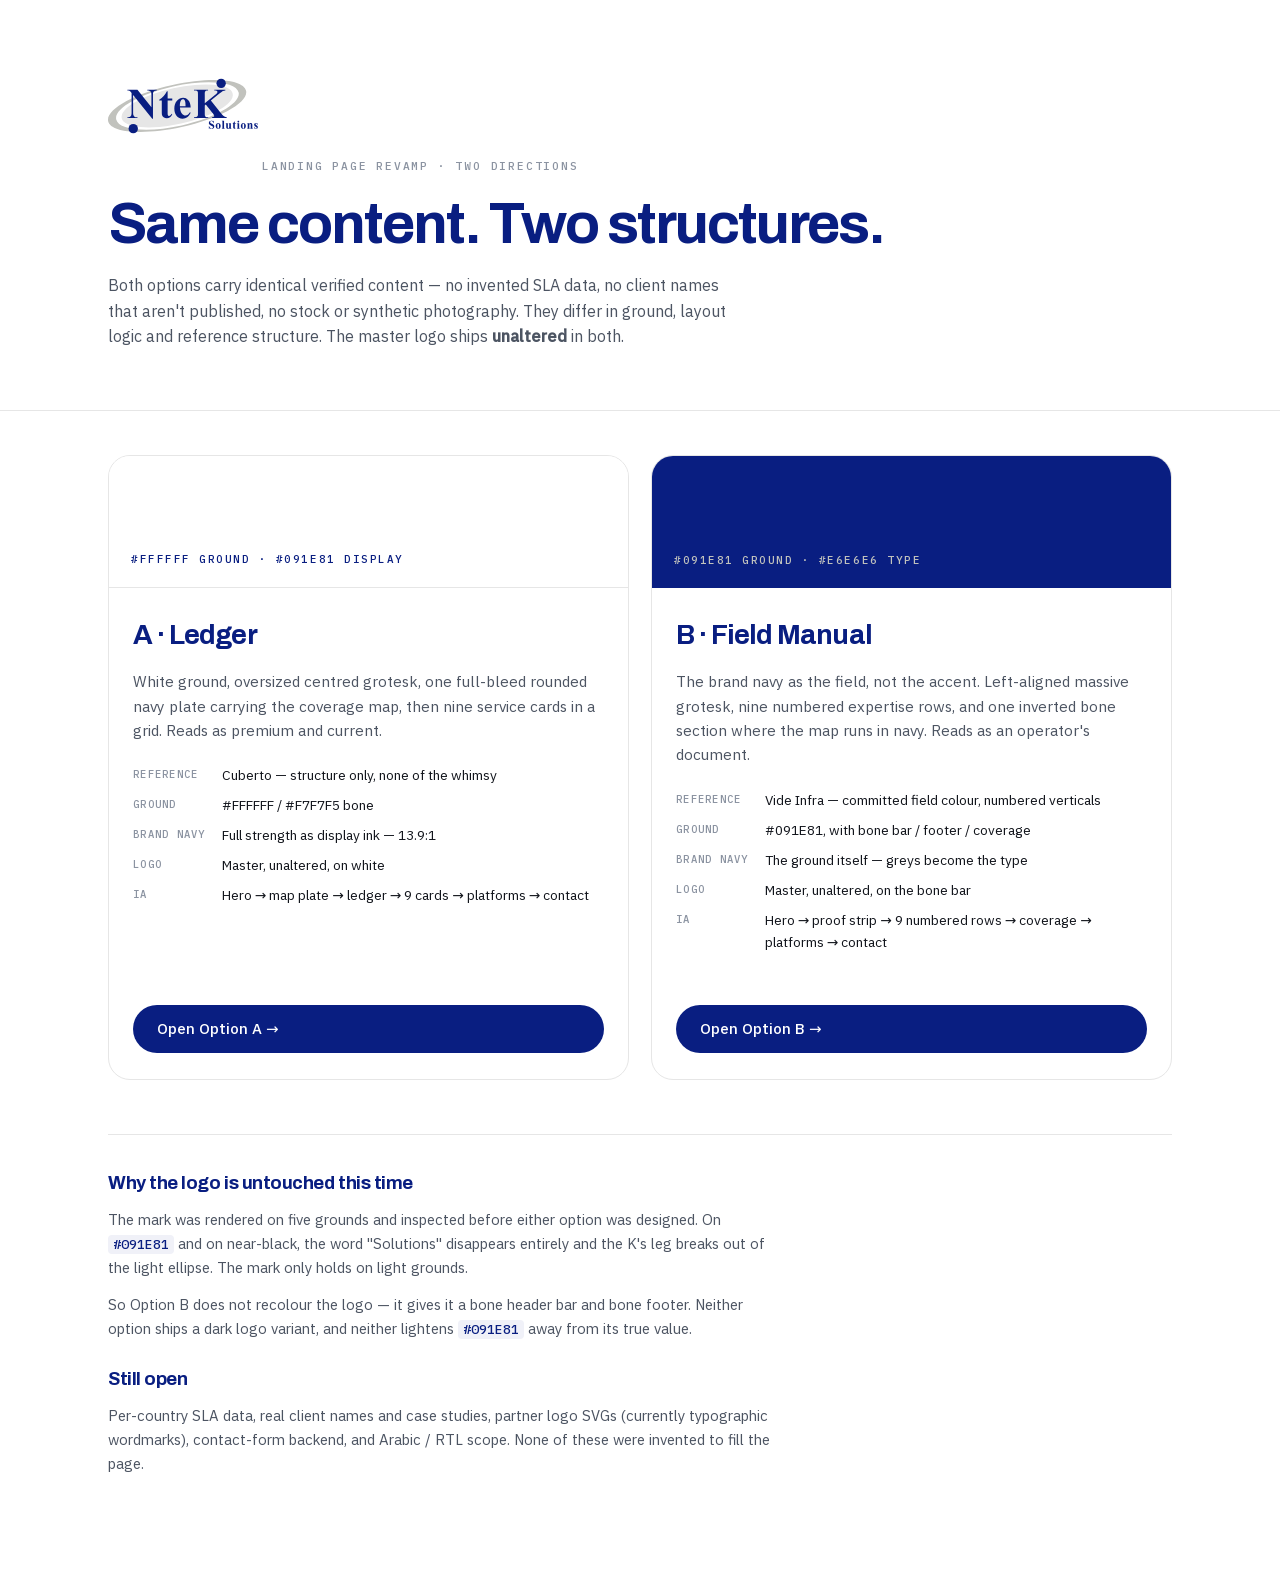
<file: options/index.html>
<!DOCTYPE html>
<html lang="en">
<head>
<meta charset="utf-8">
<meta name="viewport" content="width=device-width, initial-scale=1">
<title>NteK Solutions — Landing page options</title>
<style>
  @font-face{font-family:'Archivo';src:url('../assets/fonts/archivo-var.woff2') format('woff2');font-weight:400 800;font-display:swap}
  @font-face{font-family:'Plex Sans';src:url('../assets/fonts/plexsans-var.woff2') format('woff2');font-weight:400 500;font-display:swap}
  @font-face{font-family:'Plex Mono';src:url('../assets/fonts/plexmono-500.woff2') format('woff2');font-weight:500;font-display:swap}
  *,*::before,*::after{box-sizing:border-box}
  body{margin:0;background:#FFF;color:#12151C;font-family:'Plex Sans',system-ui,sans-serif;line-height:1.6}
  .shell{max-width:1120px;margin-inline:auto;padding:0 28px}
  .mono{font-family:'Plex Mono',monospace;font-size:.7rem;letter-spacing:.16em;text-transform:uppercase;color:#8B93A1}
  h1{font-family:'Archivo',sans-serif;font-weight:700;letter-spacing:-.035em;line-height:1;font-size:clamp(2.2rem,5vw,3.6rem);color:#091E81;margin:18px 0 0}
  .lede{margin-top:20px;max-width:64ch;color:#4C5462}
  header{padding:76px 0 44px;border-bottom:1px solid #E6E6E6}
  header img{width:150px;height:auto;margin-bottom:34px}
  .grid{display:grid;grid-template-columns:1fr 1fr;gap:22px;padding:44px 0 20px}
  .card{border:1px solid #E6E6E6;border-radius:22px;overflow:hidden;display:flex;flex-direction:column;transition:transform .35s cubic-bezier(.22,.61,.36,1),box-shadow .35s}
  .card:hover{transform:translateY(-4px);box-shadow:0 22px 46px -26px rgba(9,30,129,.45)}
  .swatch{height:132px;display:flex;align-items:flex-end;padding:18px 22px;font-family:'Plex Mono',monospace;font-size:.68rem;letter-spacing:.14em;text-transform:uppercase}
  .swatch--a{background:#FFF;border-bottom:1px solid #E6E6E6;color:#091E81}
  .swatch--a::before{content:'';position:absolute}
  .swatch--b{background:#091E81;color:#C1C2BD}
  .card__body{padding:26px 24px 28px;flex:1}
  .card h2{font-family:'Archivo',sans-serif;font-weight:700;letter-spacing:-.03em;font-size:1.7rem;margin:0;color:#091E81}
  .card p{margin:12px 0 0;font-size:.95rem;color:#4C5462}
  dl{margin:22px 0 0;display:grid;grid-template-columns:auto 1fr;gap:8px 16px;font-size:.86rem}
  dt{font-family:'Plex Mono',monospace;font-size:.66rem;letter-spacing:.12em;text-transform:uppercase;color:#8B93A1;padding-top:2px}
  dd{margin:0;color:#12151C}
  .go{display:inline-flex;align-items:center;gap:9px;margin:24px 24px 26px;height:48px;padding:0 24px;border-radius:999px;background:#091E81;color:#fff;text-decoration:none;font-size:.94rem;font-weight:500;transition:background .3s}
  .go:hover{background:#060F4F}
  .note{padding:34px 0 80px;border-top:1px solid #E6E6E6;margin-top:34px}
  .note h3{font-family:'Archivo',sans-serif;letter-spacing:-.025em;font-size:1.15rem;margin:0 0 10px;color:#091E81}
  .note p{margin:0 0 14px;max-width:74ch;font-size:.93rem;color:#4C5462}
  code{font-family:'Plex Mono',monospace;font-size:.86em;background:#F0F1F8;color:#091E81;padding:1px 5px;border-radius:4px}
  @media (max-width:820px){.grid{grid-template-columns:1fr}}
</style>
</head>
<body>

<header>
  <div class="shell">
    <img src="../assets/NTeK-logo.svg" alt="NteK Solutions">
    <span class="mono">Landing page revamp · two directions</span>
    <h1>Same content. Two structures.</h1>
    <p class="lede">
      Both options carry identical verified content — no invented SLA data, no
      client names that aren't published, no stock or synthetic photography.
      They differ in ground, layout logic and reference structure. The master
      logo ships <strong>unaltered</strong> in both.
    </p>
  </div>
</header>

<div class="shell">
  <div class="grid">

    <article class="card">
      <div class="swatch swatch--a">#FFFFFF ground · #091E81 display</div>
      <div class="card__body">
        <h2>A · Ledger</h2>
        <p>
          White ground, oversized centred grotesk, one full-bleed rounded navy
          plate carrying the coverage map, then nine service cards in a grid.
          Reads as premium and current.
        </p>
        <dl>
          <dt>Reference</dt><dd>Cuberto — structure only, none of the whimsy</dd>
          <dt>Ground</dt><dd>#FFFFFF / #F7F7F5 bone</dd>
          <dt>Brand navy</dt><dd>Full strength as display ink — 13.9:1</dd>
          <dt>Logo</dt><dd>Master, unaltered, on white</dd>
          <dt>IA</dt><dd>Hero → map plate → ledger → 9 cards → platforms → contact</dd>
        </dl>
      </div>
      <a class="go" href="option-a/">Open Option A →</a>
    </article>

    <article class="card">
      <div class="swatch swatch--b">#091E81 ground · #E6E6E6 type</div>
      <div class="card__body">
        <h2>B · Field Manual</h2>
        <p>
          The brand navy as the field, not the accent. Left-aligned massive
          grotesk, nine numbered expertise rows, and one inverted bone section
          where the map runs in navy. Reads as an operator's document.
        </p>
        <dl>
          <dt>Reference</dt><dd>Vide Infra — committed field colour, numbered verticals</dd>
          <dt>Ground</dt><dd>#091E81, with bone bar / footer / coverage</dd>
          <dt>Brand navy</dt><dd>The ground itself — greys become the type</dd>
          <dt>Logo</dt><dd>Master, unaltered, on the bone bar</dd>
          <dt>IA</dt><dd>Hero → proof strip → 9 numbered rows → coverage → platforms → contact</dd>
        </dl>
      </div>
      <a class="go" href="option-b/">Open Option B →</a>
    </article>

  </div>

  <div class="note">
    <h3>Why the logo is untouched this time</h3>
    <p>
      The mark was rendered on five grounds and inspected before either option
      was designed. On <code>#091E81</code> and on near-black, the word
      "Solutions" disappears entirely and the K's leg breaks out of the light
      ellipse. The mark only holds on light grounds.
    </p>
    <p>
      So Option B does not recolour the logo — it gives it a bone header bar and
      bone footer. Neither option ships a dark logo variant, and neither
      lightens <code>#091E81</code> away from its true value.
    </p>
    <h3 style="margin-top:24px">Still open</h3>
    <p>
      Per-country SLA data, real client names and case studies, partner logo SVGs
      (currently typographic wordmarks), contact-form backend, and Arabic / RTL
      scope. None of these were invented to fill the page.
    </p>
  </div>
</div>

</body>
</html>
</file>
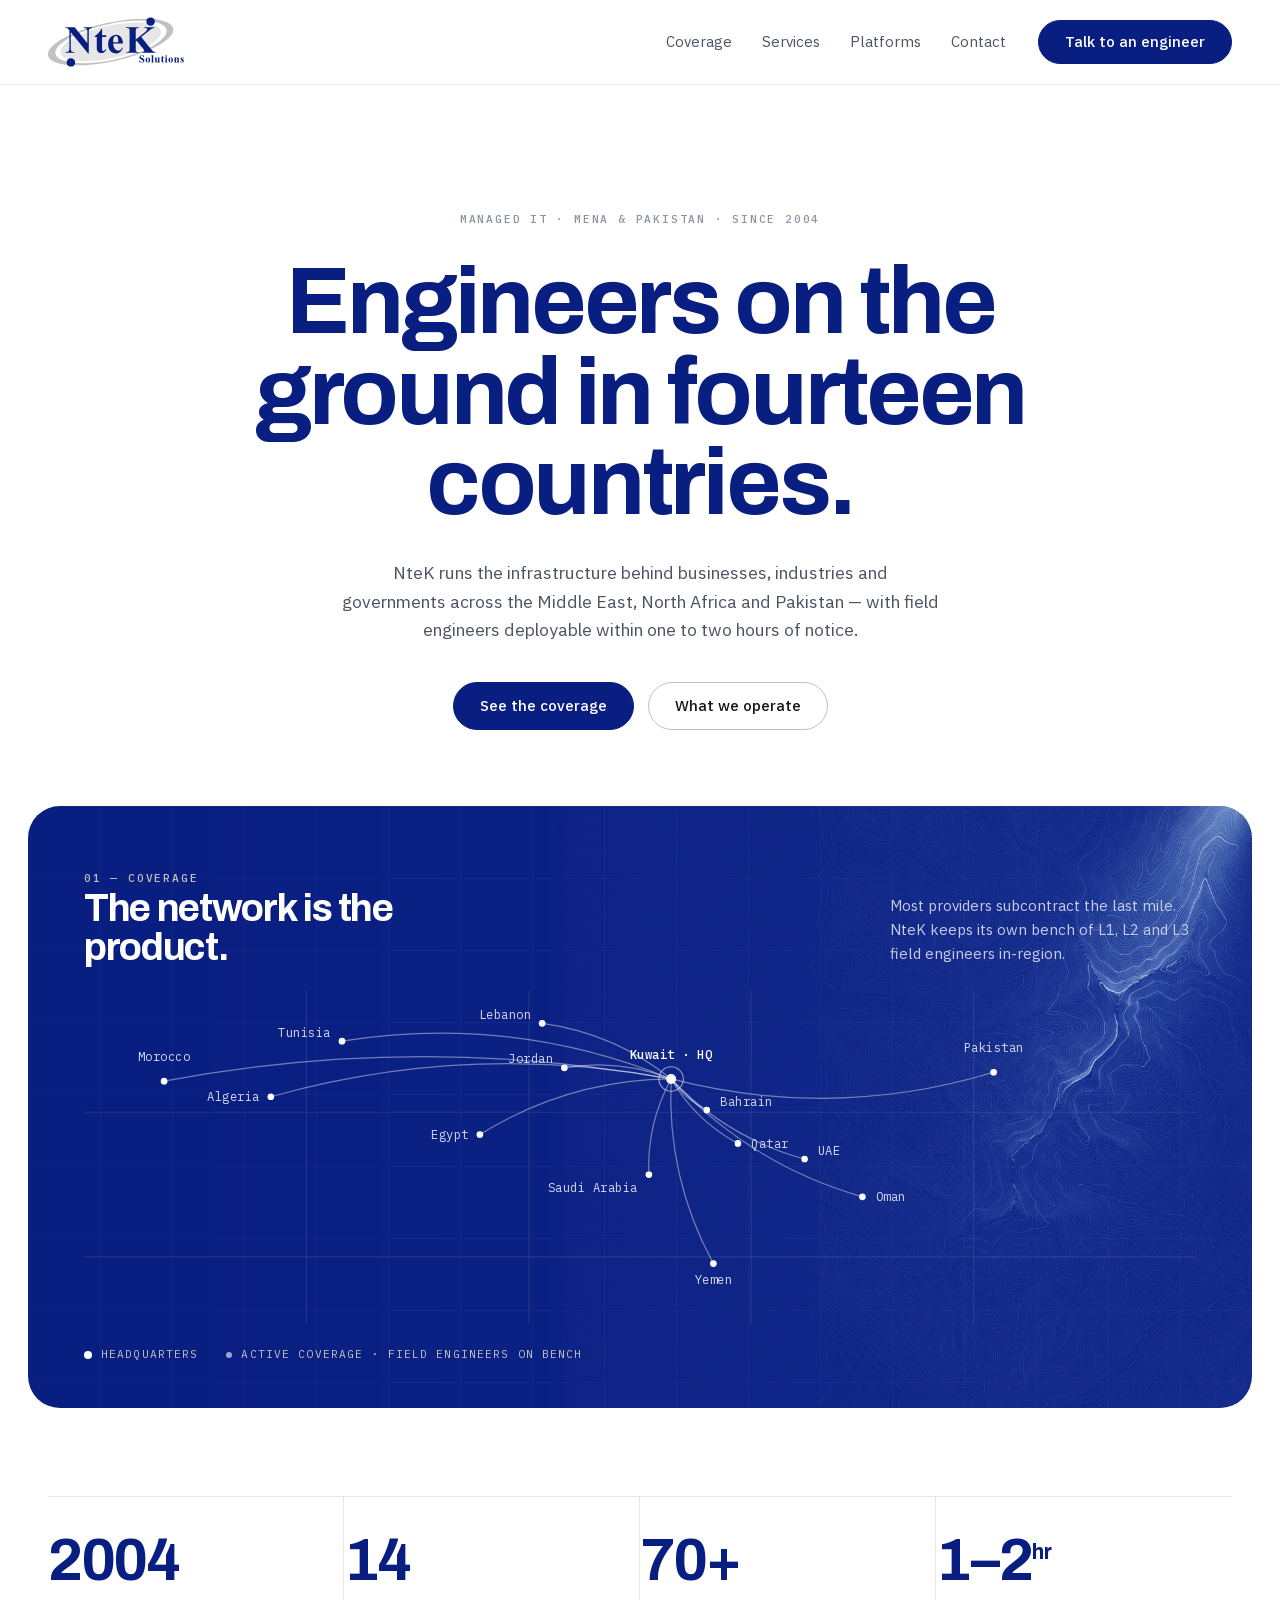
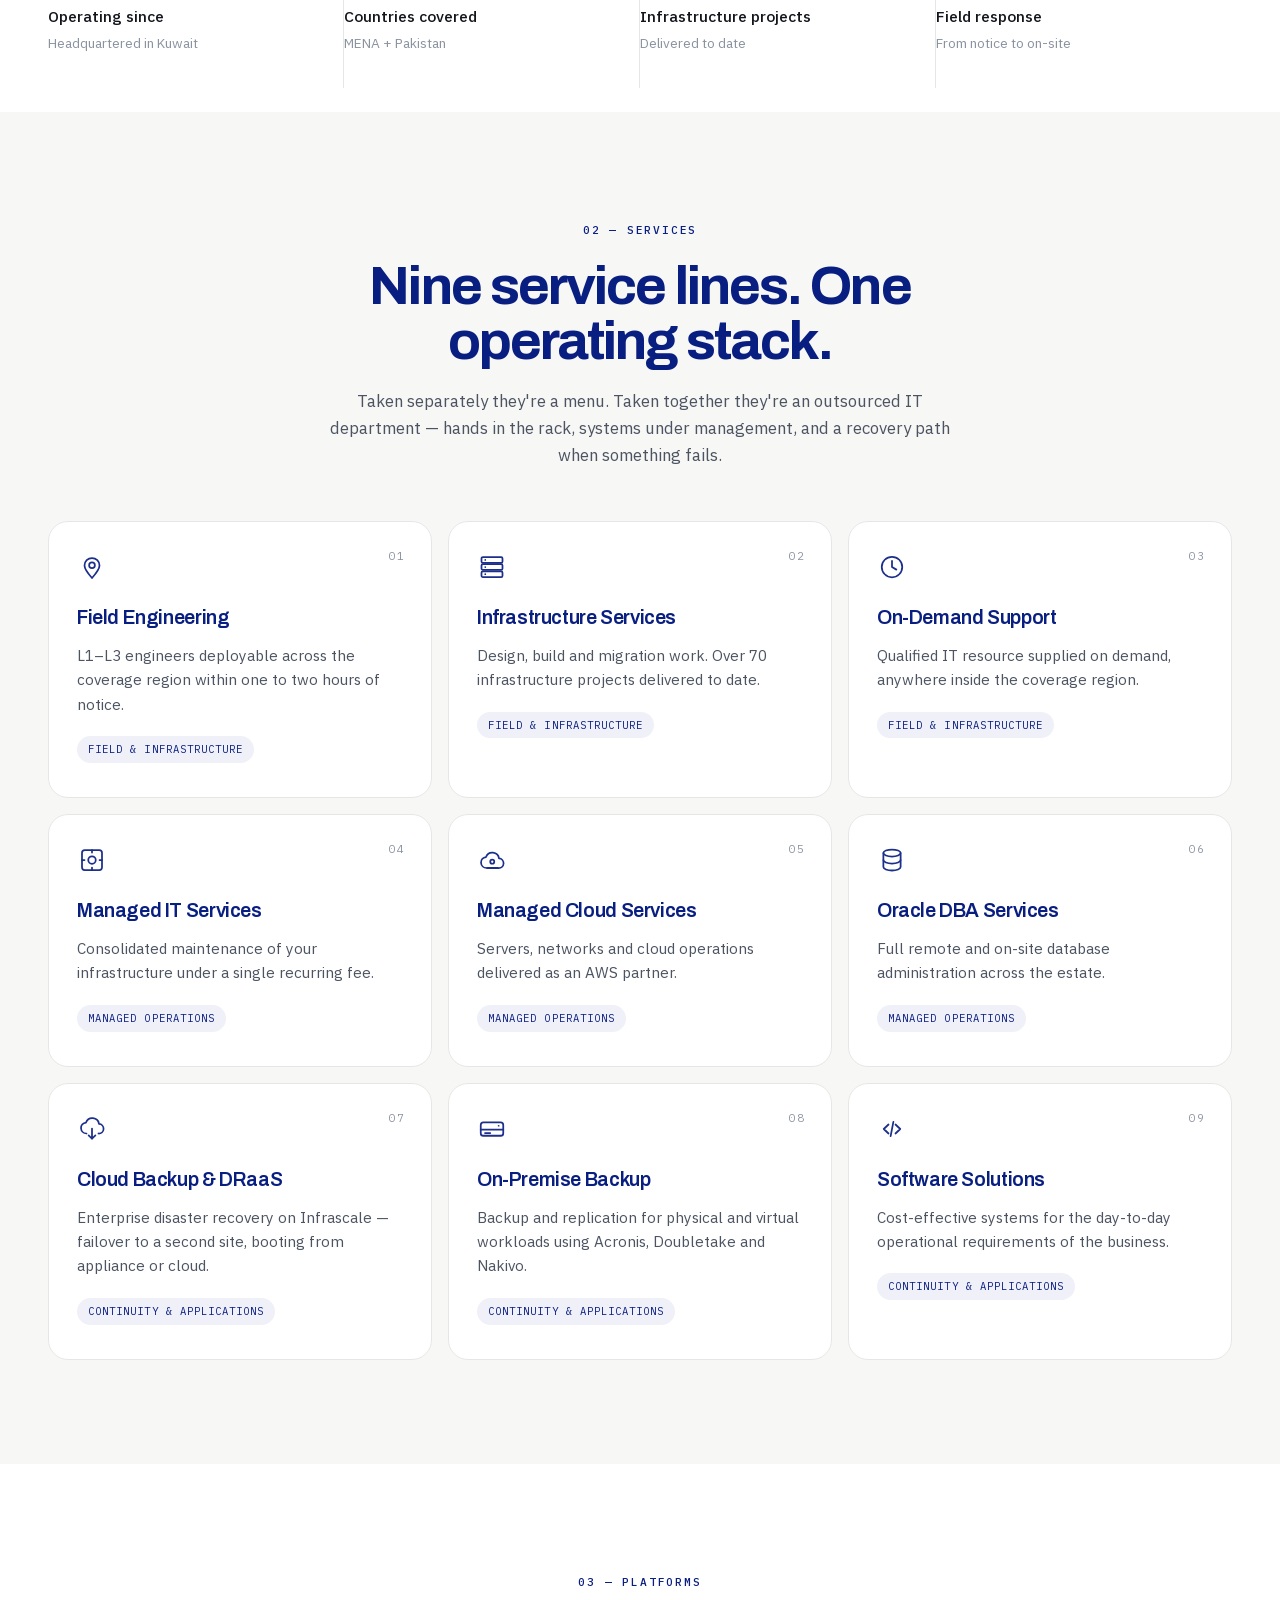
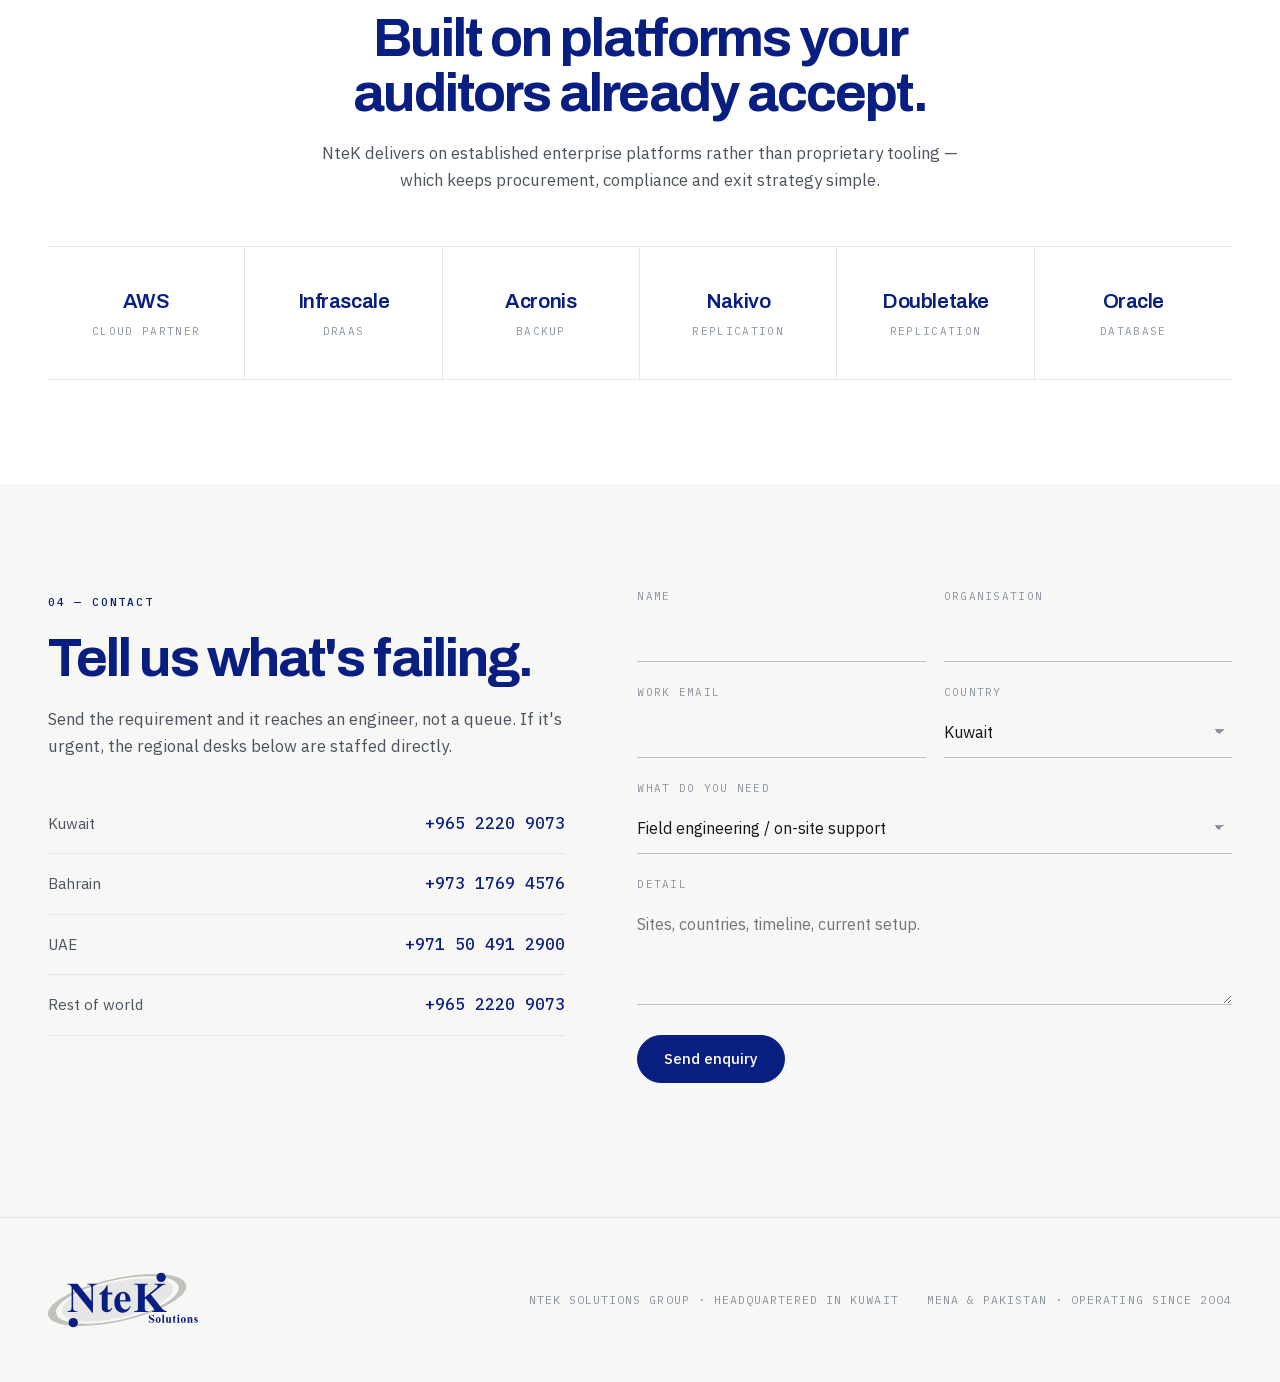
<file: options/option-a/index.html>
<!DOCTYPE html>
<html lang="en">
<head>
<meta charset="utf-8">
<meta name="viewport" content="width=device-width, initial-scale=1">
<title>NteK Solutions — Option A · Ledger</title>
<meta name="description" content="NteK Solutions runs the IT infrastructure behind businesses, industries and governments across the Middle East, North Africa and Pakistan. Field engineers deployable within 1–2 hours. Headquartered in Kuwait since 2004.">
<link rel="stylesheet" href="style.css">
</head>
<body>

<svg xmlns="http://www.w3.org/2000/svg" class="sprite" aria-hidden="true" focusable="false">
<!-- NteK service-line marks. Technical drafting register: 24×24 grid,
     1.4 stroke, round caps/joins, no fills, no colour of their own —
     they inherit currentColor so the same sprite serves white and navy. -->

  <symbol id="i-01" viewBox="0 0 24 24"><!-- Field Engineering — deployed position -->
    <path d="M12 20.8c3.9-4.4 6-7.6 6-10a6 6 0 1 0-12 0c0 2.4 2.1 5.6 6 10z"/>
    <circle cx="12" cy="10.6" r="2.3"/>
  </symbol>

  <symbol id="i-02" viewBox="0 0 24 24"><!-- Infrastructure — rack units -->
    <rect x="3.6" y="4" width="16.8" height="4.6" rx="1.1"/>
    <rect x="3.6" y="9.7" width="16.8" height="4.6" rx="1.1"/>
    <rect x="3.6" y="15.4" width="16.8" height="4.6" rx="1.1"/>
    <path d="M6.6 6.3h.01M6.6 12h.01M6.6 17.7h.01"/>
  </symbol>

  <symbol id="i-03" viewBox="0 0 24 24"><!-- On-Demand Support — response window -->
    <circle cx="12" cy="12" r="8.2"/>
    <path d="M12 7.1V12l3.5 2.1"/>
  </symbol>

  <symbol id="i-04" viewBox="0 0 24 24"><!-- Managed IT — estate under management -->
    <rect x="4" y="4" width="16" height="16" rx="2.2"/>
    <circle cx="12" cy="12" r="3"/>
    <path d="M12 4v2M12 18v2M4 12h2M18 12h2"/>
  </symbol>

  <symbol id="i-05" viewBox="0 0 24 24"><!-- Managed Cloud — cloud with a node -->
    <path d="M7.6 18.4a4.4 4.4 0 0 1-.4-8.78 5.4 5.4 0 0 1 10.4 1.08 3.85 3.85 0 0 1-.4 7.7z"/>
    <circle cx="12.2" cy="13.4" r="1.6"/>
  </symbol>

  <symbol id="i-06" viewBox="0 0 24 24"><!-- Oracle DBA — database -->
    <ellipse cx="12" cy="6.4" rx="6.9" ry="2.8"/>
    <path d="M5.1 6.4v11.2c0 1.55 3.09 2.8 6.9 2.8s6.9-1.25 6.9-2.8V6.4"/>
    <path d="M5.1 12c0 1.55 3.09 2.8 6.9 2.8s6.9-1.25 6.9-2.8"/>
  </symbol>

  <symbol id="i-07" viewBox="0 0 24 24"><!-- DRaaS — recovery from cloud -->
    <path d="M7.6 15.6a4.4 4.4 0 0 1-.4-8.78 5.4 5.4 0 0 1 10.4 1.08 3.85 3.85 0 0 1-.4 7.7"/>
    <path d="M12 11.6v8.2M9.3 17.1L12 19.8l2.7-2.7"/>
  </symbol>

  <symbol id="i-08" viewBox="0 0 24 24"><!-- On-Premise Backup — local appliance -->
    <rect x="3" y="6.6" width="18" height="10.8" rx="2.1"/>
    <path d="M3 12.4h18"/>
    <path d="M6.4 15.2h4.2"/>
    <path d="M17.3 9.4h.01"/>
  </symbol>

  <symbol id="i-09" viewBox="0 0 24 24"><!-- Software Solutions — built to fit -->
    <path d="M9.2 8.4L5.4 12l3.8 3.6M14.8 8.4L18.6 12l-3.8 3.6"/>
    <path d="M13.1 6.3l-2.2 11.4"/>
  </symbol>

</svg>

<!-- ============================================================== nav -- -->
<header class="nav">
  <div class="shell nav__inner">
    <a href="#top" class="nav__brand" aria-label="NteK Solutions — home">
      <!-- master mark, unaltered — 13.9:1 on white -->
      <img src="../../assets/NTeK-logo.svg" alt="NteK Solutions" width="256" height="102">
    </a>
    <nav class="nav__links" aria-label="Primary">
      <a href="#coverage">Coverage</a>
      <a href="#services">Services</a>
      <a href="#platforms">Platforms</a>
      <a href="#contact">Contact</a>
    </nav>
    <a href="#contact" class="btn btn--solid">Talk to an engineer</a>
    <button class="nav__toggle" aria-label="Menu" aria-expanded="false">
      <svg width="22" height="22" viewBox="0 0 22 22" fill="none" stroke="currentColor" stroke-width="1.6"><path d="M3 7h16M3 15h16"/></svg>
    </button>
  </div>
</header>

<!-- ============================================================= hero -- -->
<section class="hero wash wash--hero" id="top">
  <div class="shell">
    <span class="eyebrow">Managed IT · MENA &amp; Pakistan · Since 2004</span>
    <h1 class="display">Engineers on the ground in fourteen countries.</h1>
    <p class="hero__dek">
      NteK runs the infrastructure behind businesses, industries and governments
      across the Middle East, North Africa and Pakistan — with field engineers
      deployable within one to two hours of notice.
    </p>
    <div class="hero__actions">
      <a href="#coverage" class="btn btn--solid">See the coverage</a>
      <a href="#services" class="btn btn--ghost">What we operate</a>
    </div>
  </div>
</section>

<!-- ================================================ full-bleed plate -- -->
<div class="plate-wrap" id="coverage">
  <div class="plate reveal" id="plate">
      <div class="plate__relief" aria-hidden="true"></div>
    <div class="plate__head">
      <div>
        <span class="eyebrow">01 — Coverage</span>
        <h2>The network is the product.</h2>
      </div>
      <p class="plate__note">
        Most providers subcontract the last mile. NteK keeps its own bench of
        L1, L2 and L3 field engineers in-region.
      </p>
    </div>

    <div class="map">
      <svg viewBox="0 150 1000 300" role="img" aria-label="Map of NteK coverage across 14 countries in MENA and Pakistan">
        <g class="map__graticule" aria-hidden="true">
          <line x1="0" y1="130" x2="1000" y2="130"/>
          <line x1="0" y1="260" x2="1000" y2="260"/>
          <line x1="0" y1="390" x2="1000" y2="390"/>
          <line x1="200" y1="0" x2="200" y2="520"/>
          <line x1="400" y1="0" x2="400" y2="520"/>
          <line x1="600" y1="0" x2="600" y2="520"/>
          <line x1="800" y1="0" x2="800" y2="520"/>
        </g>
        <g id="mapLinks" aria-hidden="true"></g>
        <g id="mapNodes">
          <g class="map__node map__node--hub" data-order="0">
            <circle class="halo" cx="528" cy="230" r="11"/>
            <circle class="dot" cx="528" cy="230" r="4.5"/>
            <text x="528" y="212" text-anchor="middle">Kuwait · HQ</text>
          </g>
          <g class="map__node" data-order="1"><circle class="dot" cx="432" cy="220" r="3"/><text x="422" y="216" text-anchor="end">Jordan</text></g>
          <g class="map__node" data-order="2"><circle class="dot" cx="412" cy="180" r="3"/><text x="402" y="176" text-anchor="end">Lebanon</text></g>
          <g class="map__node" data-order="3"><circle class="dot" cx="356" cy="280" r="3"/><text x="346" y="284" text-anchor="end">Egypt</text></g>
          <g class="map__node" data-order="4"><circle class="dot" cx="232" cy="196" r="3"/><text x="222" y="192" text-anchor="end">Tunisia</text></g>
          <g class="map__node" data-order="5"><circle class="dot" cx="168" cy="246" r="3"/><text x="158" y="250" text-anchor="end">Algeria</text></g>
          <g class="map__node" data-order="6"><circle class="dot" cx="72" cy="232" r="3"/><text x="72" y="214" text-anchor="middle">Morocco</text></g>
          <g class="map__node" data-order="7"><circle class="dot" cx="508" cy="316" r="3"/><text x="498" y="332" text-anchor="end">Saudi Arabia</text></g>
          <g class="map__node" data-order="8"><circle class="dot" cx="560" cy="258" r="3"/><text x="572" y="254" text-anchor="start">Bahrain</text></g>
          <g class="map__node" data-order="9"><circle class="dot" cx="588" cy="288" r="3"/><text x="600" y="292" text-anchor="start">Qatar</text></g>
          <g class="map__node" data-order="10"><circle class="dot" cx="648" cy="302" r="3"/><text x="660" y="298" text-anchor="start">UAE</text></g>
          <g class="map__node" data-order="11"><circle class="dot" cx="700" cy="336" r="3"/><text x="712" y="340" text-anchor="start">Oman</text></g>
          <g class="map__node" data-order="12"><circle class="dot" cx="566" cy="396" r="3"/><text x="566" y="414" text-anchor="middle">Yemen</text></g>
          <g class="map__node" data-order="13"><circle class="dot" cx="818" cy="224" r="3"/><text x="818" y="206" text-anchor="middle">Pakistan</text></g>
        </g>
      </svg>
    </div>

    <div class="map__legend">
      <span><i></i>Headquarters</span>
      <span><i class="node"></i>Active coverage · field engineers on bench</span>
    </div>
  </div>
</div>

<!-- =========================================================== ledger -- -->
<section class="ledger" aria-label="Operating record">
  <div class="shell">
    <div class="ledger__grid reveal">
      <div class="ledger__cell">
        <span class="ledger__value">2004</span>
        <span class="ledger__key">Operating since</span>
        <span class="ledger__note">Headquartered in Kuwait</span>
      </div>
      <div class="ledger__cell">
        <span class="ledger__value" data-count="14">14</span>
        <span class="ledger__key">Countries covered</span>
        <span class="ledger__note">MENA + Pakistan</span>
      </div>
      <div class="ledger__cell">
        <span class="ledger__value" data-count="70" data-suffix="+">70+</span>
        <span class="ledger__key">Infrastructure projects</span>
        <span class="ledger__note">Delivered to date</span>
      </div>
      <div class="ledger__cell">
        <span class="ledger__value">1&ndash;2<sup>hr</sup></span>
        <span class="ledger__key">Field response</span>
        <span class="ledger__note">From notice to on-site</span>
      </div>
    </div>
  </div>
</section>

<!-- ========================================================= services -- -->
<section class="section section--bone wash wash--soft" id="services">
  <div class="shell">
    <div class="section__head section__head--center reveal">
      <span class="eyebrow eyebrow--navy">02 — Services</span>
      <h2 class="display">Nine service lines. One operating stack.</h2>
      <p>
        Taken separately they're a menu. Taken together they're an outsourced IT
        department — hands in the rack, systems under management, and a recovery
        path when something fails.
      </p>
    </div>

    <div class="svc-grid">
      <article class="svc reveal"><span class="svc__idx">01</span><svg class="ico" viewBox="0 0 24 24" aria-hidden="true"><use href="#i-01"/></svg>
        <span class="svc__name">Field Engineering</span>
        <span class="svc__desc">L1–L3 engineers deployable across the coverage region within one to two hours of notice.</span>
        <span class="svc__group">Field &amp; infrastructure</span></article>

      <article class="svc reveal"><span class="svc__idx">02</span><svg class="ico" viewBox="0 0 24 24" aria-hidden="true"><use href="#i-02"/></svg>
        <span class="svc__name">Infrastructure Services</span>
        <span class="svc__desc">Design, build and migration work. Over 70 infrastructure projects delivered to date.</span>
        <span class="svc__group">Field &amp; infrastructure</span></article>

      <article class="svc reveal"><span class="svc__idx">03</span><svg class="ico" viewBox="0 0 24 24" aria-hidden="true"><use href="#i-03"/></svg>
        <span class="svc__name">On-Demand Support</span>
        <span class="svc__desc">Qualified IT resource supplied on demand, anywhere inside the coverage region.</span>
        <span class="svc__group">Field &amp; infrastructure</span></article>

      <article class="svc reveal"><span class="svc__idx">04</span><svg class="ico" viewBox="0 0 24 24" aria-hidden="true"><use href="#i-04"/></svg>
        <span class="svc__name">Managed IT Services</span>
        <span class="svc__desc">Consolidated maintenance of your infrastructure under a single recurring fee.</span>
        <span class="svc__group">Managed operations</span></article>

      <article class="svc reveal"><span class="svc__idx">05</span><svg class="ico" viewBox="0 0 24 24" aria-hidden="true"><use href="#i-05"/></svg>
        <span class="svc__name">Managed Cloud Services</span>
        <span class="svc__desc">Servers, networks and cloud operations delivered as an AWS partner.</span>
        <span class="svc__group">Managed operations</span></article>

      <article class="svc reveal"><span class="svc__idx">06</span><svg class="ico" viewBox="0 0 24 24" aria-hidden="true"><use href="#i-06"/></svg>
        <span class="svc__name">Oracle DBA Services</span>
        <span class="svc__desc">Full remote and on-site database administration across the estate.</span>
        <span class="svc__group">Managed operations</span></article>

      <article class="svc reveal"><span class="svc__idx">07</span><svg class="ico" viewBox="0 0 24 24" aria-hidden="true"><use href="#i-07"/></svg>
        <span class="svc__name">Cloud Backup &amp; DRaaS</span>
        <span class="svc__desc">Enterprise disaster recovery on Infrascale — failover to a second site, booting from appliance or cloud.</span>
        <span class="svc__group">Continuity &amp; applications</span></article>

      <article class="svc reveal"><span class="svc__idx">08</span><svg class="ico" viewBox="0 0 24 24" aria-hidden="true"><use href="#i-08"/></svg>
        <span class="svc__name">On-Premise Backup</span>
        <span class="svc__desc">Backup and replication for physical and virtual workloads using Acronis, Doubletake and Nakivo.</span>
        <span class="svc__group">Continuity &amp; applications</span></article>

      <article class="svc reveal"><span class="svc__idx">09</span><svg class="ico" viewBox="0 0 24 24" aria-hidden="true"><use href="#i-09"/></svg>
        <span class="svc__name">Software Solutions</span>
        <span class="svc__desc">Cost-effective systems for the day-to-day operational requirements of the business.</span>
        <span class="svc__group">Continuity &amp; applications</span></article>
    </div>
  </div>
</section>

<!-- ======================================================== platforms -- -->
<section class="section" id="platforms">
  <div class="shell">
    <div class="section__head section__head--center reveal">
      <span class="eyebrow eyebrow--navy">03 — Platforms</span>
      <h2 class="display">Built on platforms your auditors already accept.</h2>
      <p>
        NteK delivers on established enterprise platforms rather than proprietary
        tooling — which keeps procurement, compliance and exit strategy simple.
      </p>
    </div>
    <div class="plat reveal">
      <div class="plat__item"><span class="plat__name">AWS</span><span class="plat__role">Cloud partner</span></div>
      <div class="plat__item"><span class="plat__name">Infrascale</span><span class="plat__role">DRaaS</span></div>
      <div class="plat__item"><span class="plat__name">Acronis</span><span class="plat__role">Backup</span></div>
      <div class="plat__item"><span class="plat__name">Nakivo</span><span class="plat__role">Replication</span></div>
      <div class="plat__item"><span class="plat__name">Doubletake</span><span class="plat__role">Replication</span></div>
      <div class="plat__item"><span class="plat__name">Oracle</span><span class="plat__role">Database</span></div>
    </div>
  </div>
</section>

<!-- ========================================================== contact -- -->
<section class="section section--bone wash wash--soft" id="contact">
  <div class="shell">
    <div class="contact__layout">
      <div class="reveal">
        <div class="section__head" style="margin-bottom:34px">
          <span class="eyebrow eyebrow--navy">04 — Contact</span>
          <h2 class="display">Tell us what's failing.</h2>
          <p>
            Send the requirement and it reaches an engineer, not a queue. If it's
            urgent, the regional desks below are staffed directly.
          </p>
        </div>
        <div class="desk"><span class="desk__place">Kuwait</span><a class="desk__num" href="tel:+96522209073">+965 2220 9073</a></div>
        <div class="desk"><span class="desk__place">Bahrain</span><a class="desk__num" href="tel:+97317694576">+973 1769 4576</a></div>
        <div class="desk"><span class="desk__place">UAE</span><a class="desk__num" href="tel:+971504912900">+971 50 491 2900</a></div>
        <div class="desk"><span class="desk__place">Rest of world</span><a class="desk__num" href="tel:+96522209073">+965 2220 9073</a></div>
      </div>

      <form class="reveal" id="enquiry" novalidate>
        <div class="field--row">
          <div class="field"><label for="a-name">Name</label><input type="text" id="a-name" name="name" autocomplete="name" required></div>
          <div class="field"><label for="a-org">Organisation</label><input type="text" id="a-org" name="organisation" autocomplete="organization"></div>
        </div>
        <div class="field--row">
          <div class="field"><label for="a-email">Work email</label><input type="email" id="a-email" name="email" autocomplete="email" required></div>
          <div class="field"><label for="a-country">Country</label>
            <select id="a-country" name="country">
              <option>Kuwait</option><option>Saudi Arabia</option><option>Bahrain</option>
              <option>Qatar</option><option>UAE</option><option>Oman</option>
              <option>Yemen</option><option>Egypt</option><option>Algeria</option>
              <option>Tunisia</option><option>Morocco</option><option>Jordan</option>
              <option>Lebanon</option><option>Pakistan</option><option>Other</option>
            </select>
          </div>
        </div>
        <div class="field"><label for="a-need">What do you need</label>
          <select id="a-need" name="need">
            <option>Field engineering / on-site support</option>
            <option>Infrastructure project</option>
            <option>Managed IT services</option>
            <option>Managed cloud / AWS</option>
            <option>Backup &amp; disaster recovery</option>
            <option>Oracle DBA</option>
            <option>Something else</option>
          </select>
        </div>
        <div class="field"><label for="a-msg">Detail</label>
          <textarea id="a-msg" name="message" placeholder="Sites, countries, timeline, current setup."></textarea>
        </div>
        <button type="submit" class="btn btn--solid">Send enquiry</button>
        <p class="form-note" id="formNote" role="status"></p>
      </form>
    </div>
  </div>
</section>

<!-- =========================================================== footer -- -->
<footer class="footer">
  <div class="shell footer__inner">
    <!-- master mark on bone — unaltered -->
    <img src="../../assets/NTeK-logo.svg" alt="NteK Solutions" width="256" height="102">
    <span>NteK Solutions Group · Headquartered in Kuwait</span>
    <span>MENA &amp; Pakistan · Operating since 2004</span>
  </div>
</footer>

<script src="app.js"></script>
</body>
</html>
</file>
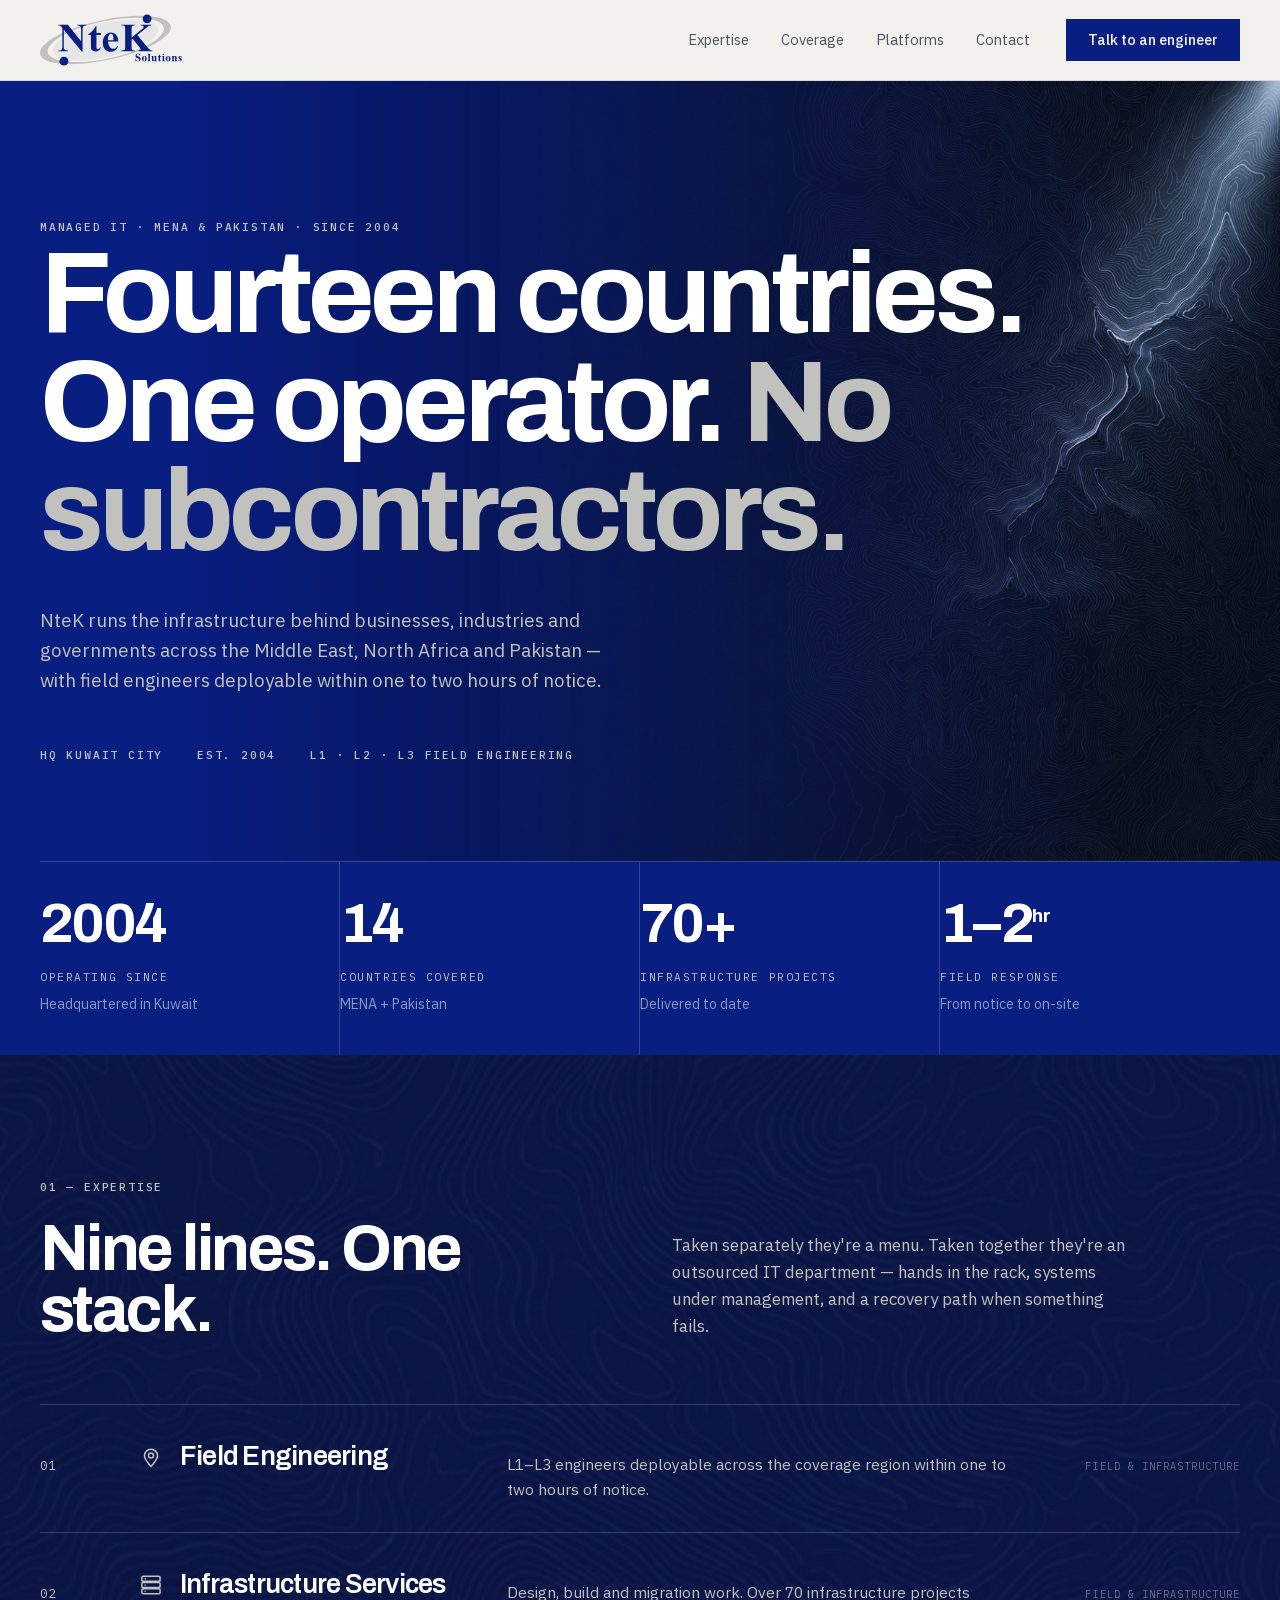
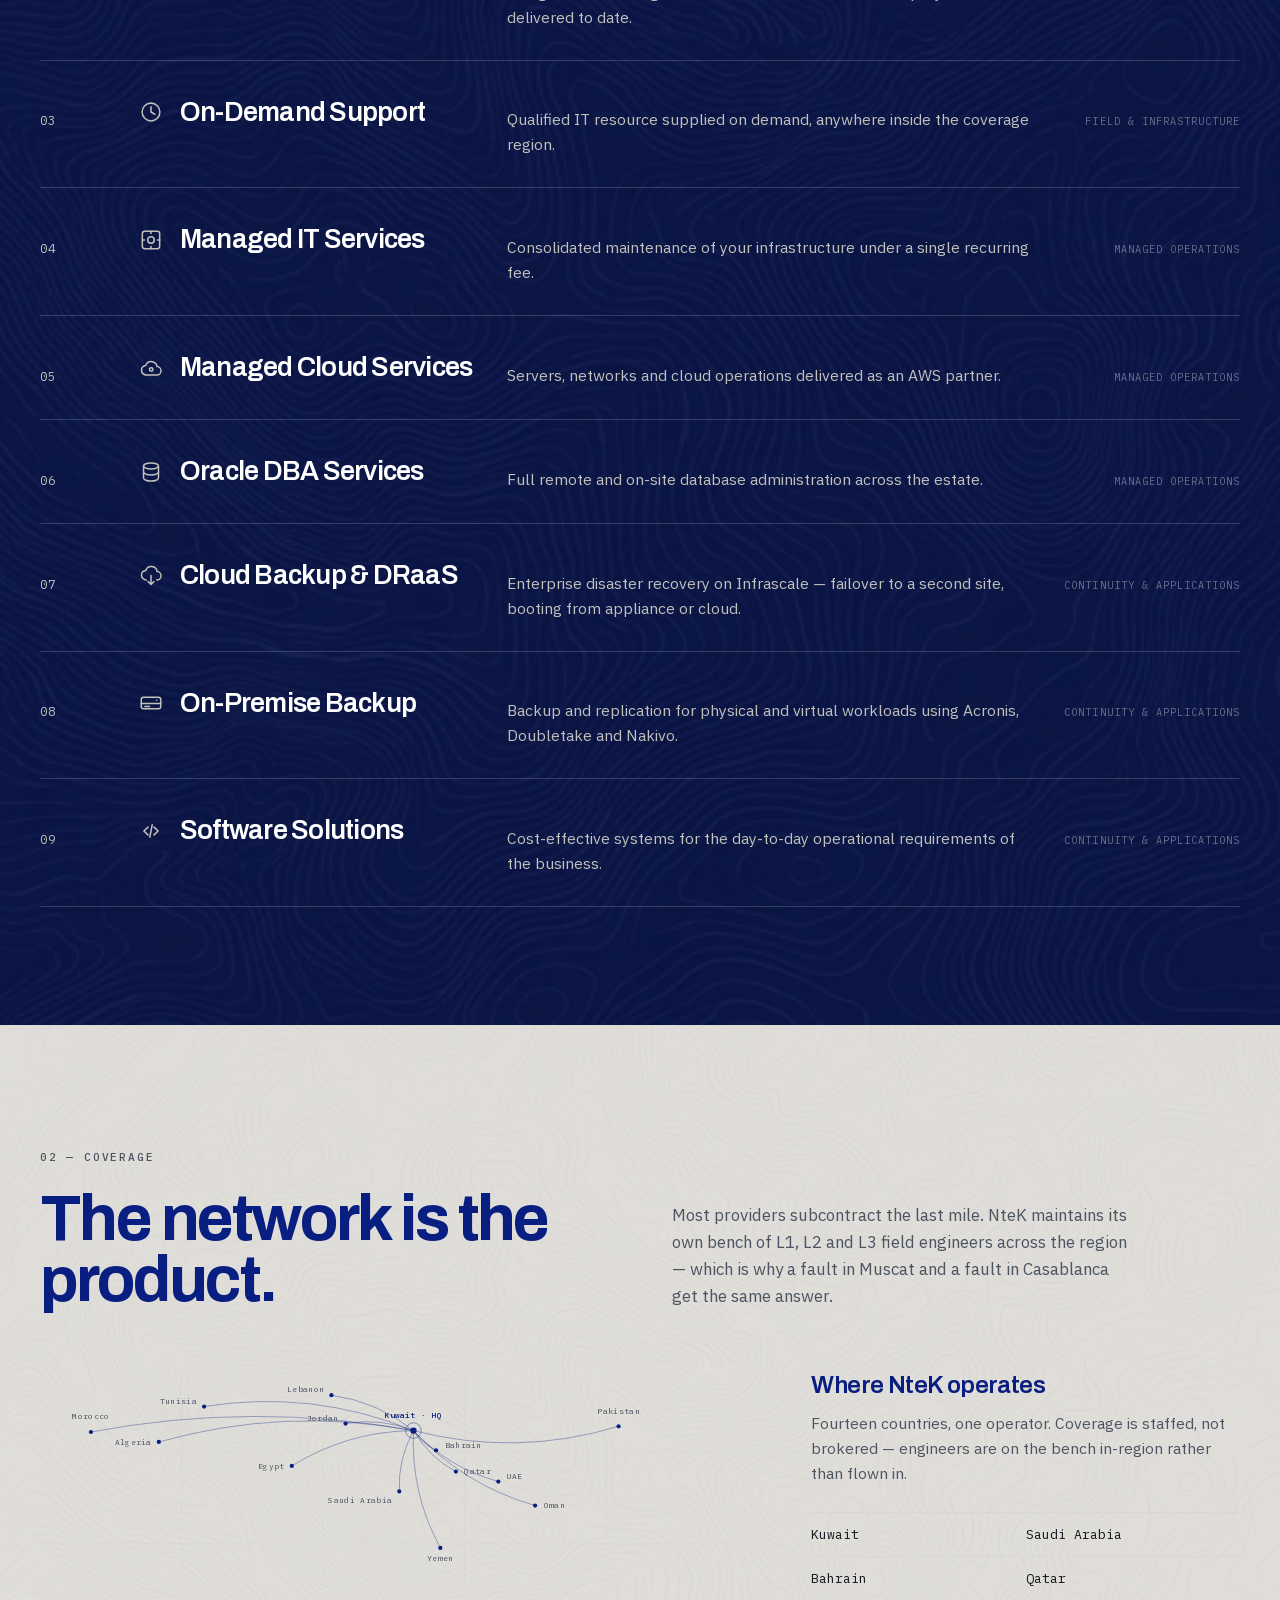
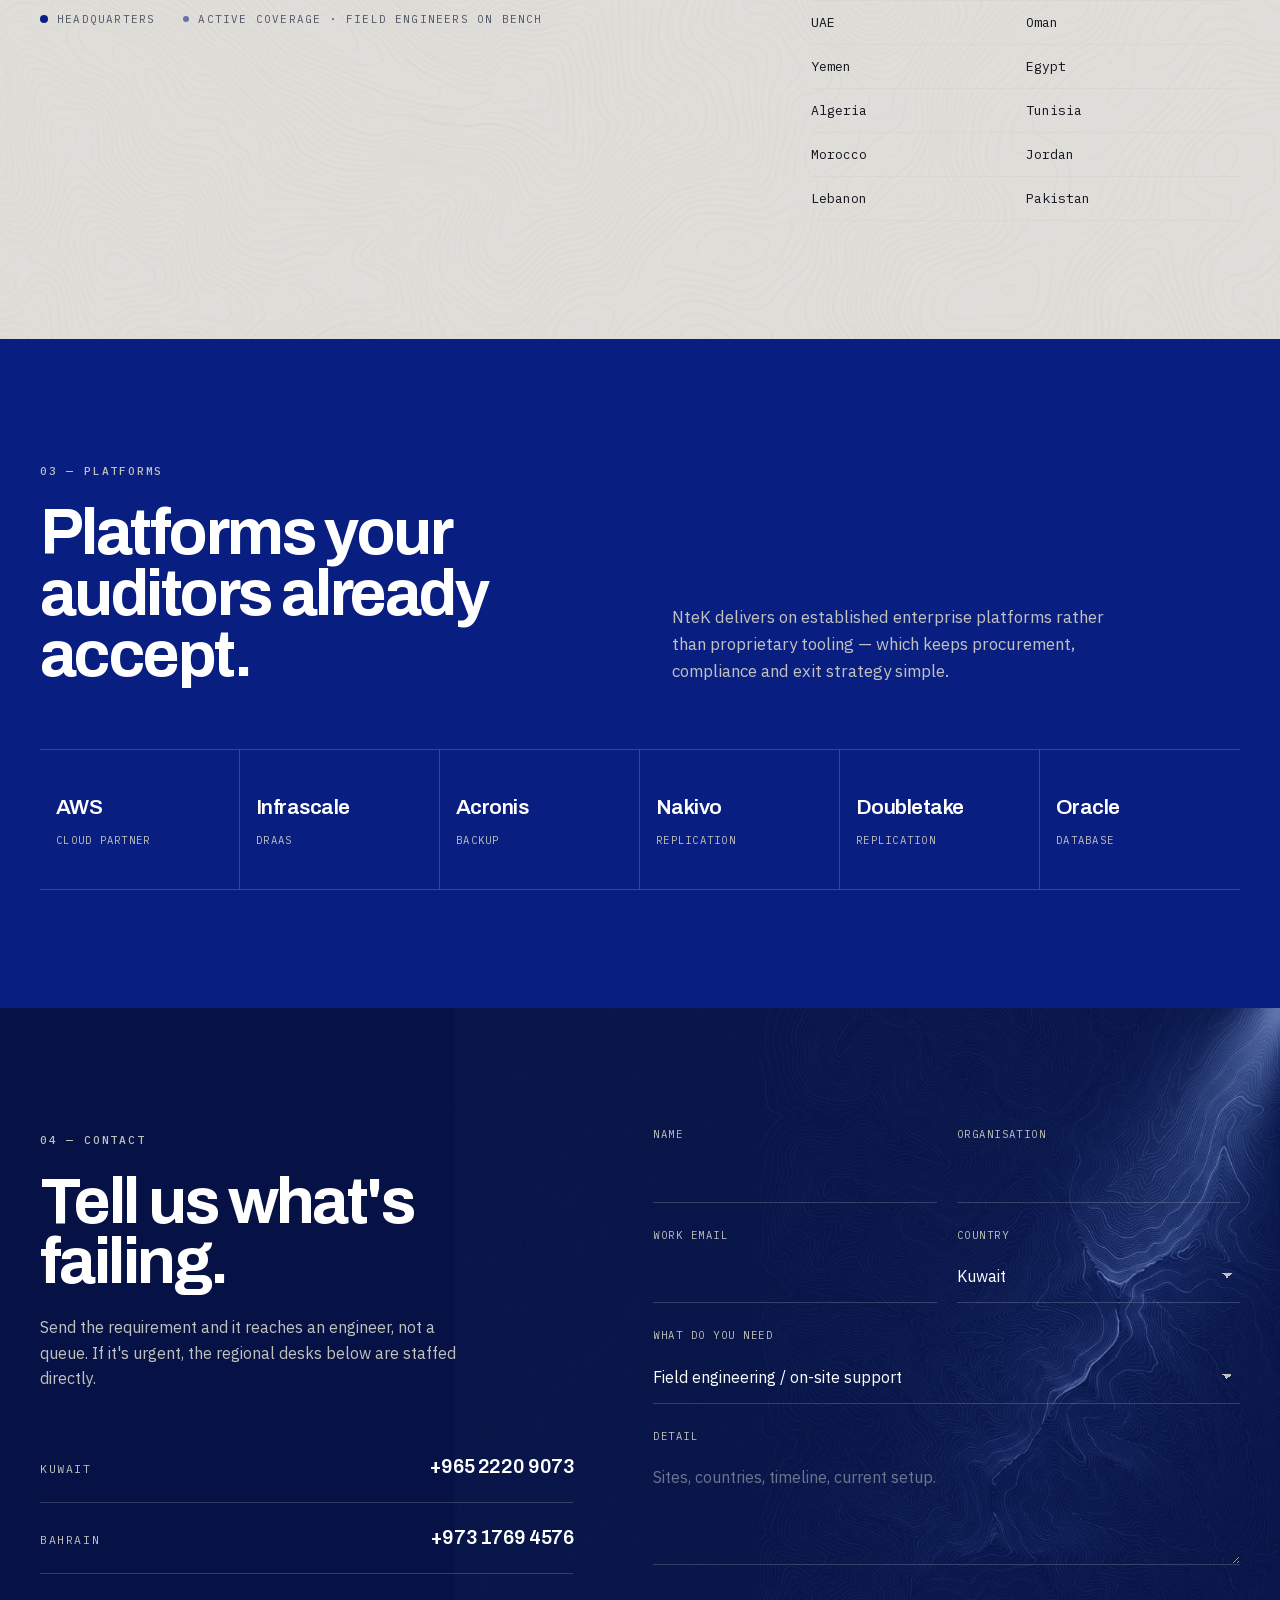
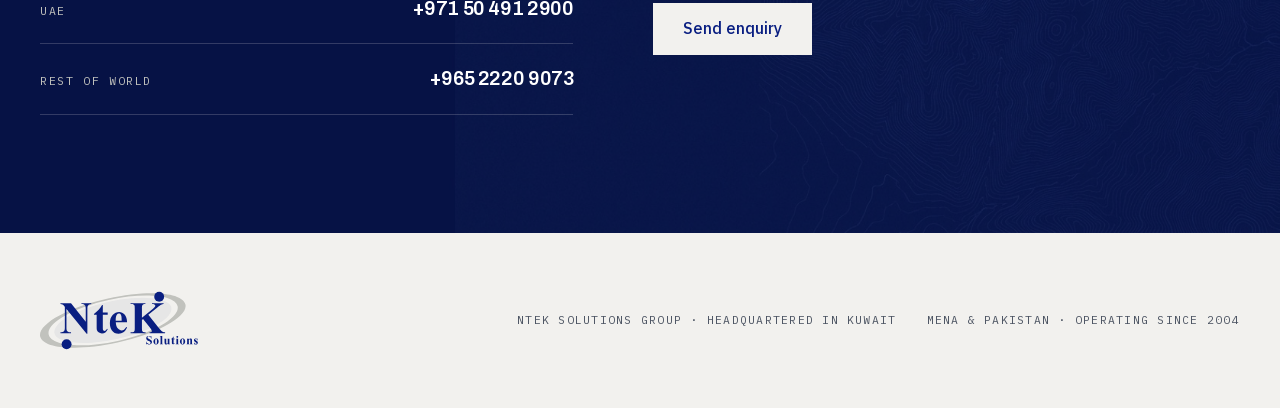
<file: options/option-b/index.html>
<!DOCTYPE html>
<html lang="en">
<head>
<meta charset="utf-8">
<meta name="viewport" content="width=device-width, initial-scale=1">
<title>NteK Solutions — Option B · Field Manual</title>
<meta name="description" content="NteK Solutions runs the IT infrastructure behind businesses, industries and governments across the Middle East, North Africa and Pakistan. Field engineers deployable within 1–2 hours. Headquartered in Kuwait since 2004.">
<link rel="stylesheet" href="style.css">
</head>
<body>

<svg xmlns="http://www.w3.org/2000/svg" class="sprite" aria-hidden="true" focusable="false">
<!-- NteK service-line marks. Technical drafting register: 24×24 grid,
     1.4 stroke, round caps/joins, no fills, no colour of their own —
     they inherit currentColor so the same sprite serves white and navy. -->

  <symbol id="i-01" viewBox="0 0 24 24"><!-- Field Engineering — deployed position -->
    <path d="M12 20.8c3.9-4.4 6-7.6 6-10a6 6 0 1 0-12 0c0 2.4 2.1 5.6 6 10z"/>
    <circle cx="12" cy="10.6" r="2.3"/>
  </symbol>

  <symbol id="i-02" viewBox="0 0 24 24"><!-- Infrastructure — rack units -->
    <rect x="3.6" y="4" width="16.8" height="4.6" rx="1.1"/>
    <rect x="3.6" y="9.7" width="16.8" height="4.6" rx="1.1"/>
    <rect x="3.6" y="15.4" width="16.8" height="4.6" rx="1.1"/>
    <path d="M6.6 6.3h.01M6.6 12h.01M6.6 17.7h.01"/>
  </symbol>

  <symbol id="i-03" viewBox="0 0 24 24"><!-- On-Demand Support — response window -->
    <circle cx="12" cy="12" r="8.2"/>
    <path d="M12 7.1V12l3.5 2.1"/>
  </symbol>

  <symbol id="i-04" viewBox="0 0 24 24"><!-- Managed IT — estate under management -->
    <rect x="4" y="4" width="16" height="16" rx="2.2"/>
    <circle cx="12" cy="12" r="3"/>
    <path d="M12 4v2M12 18v2M4 12h2M18 12h2"/>
  </symbol>

  <symbol id="i-05" viewBox="0 0 24 24"><!-- Managed Cloud — cloud with a node -->
    <path d="M7.6 18.4a4.4 4.4 0 0 1-.4-8.78 5.4 5.4 0 0 1 10.4 1.08 3.85 3.85 0 0 1-.4 7.7z"/>
    <circle cx="12.2" cy="13.4" r="1.6"/>
  </symbol>

  <symbol id="i-06" viewBox="0 0 24 24"><!-- Oracle DBA — database -->
    <ellipse cx="12" cy="6.4" rx="6.9" ry="2.8"/>
    <path d="M5.1 6.4v11.2c0 1.55 3.09 2.8 6.9 2.8s6.9-1.25 6.9-2.8V6.4"/>
    <path d="M5.1 12c0 1.55 3.09 2.8 6.9 2.8s6.9-1.25 6.9-2.8"/>
  </symbol>

  <symbol id="i-07" viewBox="0 0 24 24"><!-- DRaaS — recovery from cloud -->
    <path d="M7.6 15.6a4.4 4.4 0 0 1-.4-8.78 5.4 5.4 0 0 1 10.4 1.08 3.85 3.85 0 0 1-.4 7.7"/>
    <path d="M12 11.6v8.2M9.3 17.1L12 19.8l2.7-2.7"/>
  </symbol>

  <symbol id="i-08" viewBox="0 0 24 24"><!-- On-Premise Backup — local appliance -->
    <rect x="3" y="6.6" width="18" height="10.8" rx="2.1"/>
    <path d="M3 12.4h18"/>
    <path d="M6.4 15.2h4.2"/>
    <path d="M17.3 9.4h.01"/>
  </symbol>

  <symbol id="i-09" viewBox="0 0 24 24"><!-- Software Solutions — built to fit -->
    <path d="M9.2 8.4L5.4 12l3.8 3.6M14.8 8.4L18.6 12l-3.8 3.6"/>
    <path d="M13.1 6.3l-2.2 11.4"/>
  </symbol>

</svg>

<!-- ====================================================== bone header -- -->
<header class="bar" id="top">
  <div class="shell bar__inner">
    <a href="#top" class="bar__brand" aria-label="NteK Solutions — home">
      <!-- master mark, unaltered — bone bar exists so it never sits on navy -->
      <img src="../../assets/NTeK-logo.svg" alt="NteK Solutions" width="256" height="102">
    </a>
    <nav class="bar__links" aria-label="Primary">
      <a href="#expertise">Expertise</a>
      <a href="#coverage">Coverage</a>
      <a href="#platforms">Platforms</a>
      <a href="#contact">Contact</a>
    </nav>
    <a href="#contact" class="bar__cta">Talk to an engineer</a>
    <button class="bar__toggle" aria-label="Menu" aria-expanded="false">
      <svg width="24" height="24" viewBox="0 0 24 24" fill="none" stroke="currentColor" stroke-width="1.6"><path d="M3 8h18M3 16h18"/></svg>
    </button>
  </div>
</header>

<!-- ============================================================= hero -- -->
<section class="hero">
  <div class="relief relief--hero" aria-hidden="true"></div>
  <div class="shell">
    <span class="mono">Managed IT · MENA &amp; Pakistan · Since 2004</span>
    <h1>Fourteen countries. One operator. <span class="dim">No subcontractors.</span></h1>
    <p class="hero__dek">
      NteK runs the infrastructure behind businesses, industries and governments
      across the Middle East, North Africa and Pakistan — with field engineers
      deployable within one to two hours of notice.
    </p>
    <div class="hero__meta">
      <span class="mono">HQ Kuwait City</span>
      <span class="mono">Est. 2004</span>
      <span class="mono">L1 · L2 · L3 field engineering</span>
    </div>
  </div>
</section>

<!-- ====================================================== proof strip -- -->
<section aria-label="Operating record">
  <div class="shell">
    <div class="proof reveal">
      <div class="proof__cell">
        <span class="proof__value">2004</span>
        <span class="proof__key">Operating since</span>
        <span class="proof__note">Headquartered in Kuwait</span>
      </div>
      <div class="proof__cell">
        <span class="proof__value" data-count="14">14</span>
        <span class="proof__key">Countries covered</span>
        <span class="proof__note">MENA + Pakistan</span>
      </div>
      <div class="proof__cell">
        <span class="proof__value" data-count="70" data-suffix="+">70+</span>
        <span class="proof__key">Infrastructure projects</span>
        <span class="proof__note">Delivered to date</span>
      </div>
      <div class="proof__cell">
        <span class="proof__value">1&ndash;2<sup>hr</sup></span>
        <span class="proof__key">Field response</span>
        <span class="proof__note">From notice to on-site</span>
      </div>
    </div>
  </div>
</section>

<!-- ======================================================== expertise -- -->
<section class="section" id="expertise">
  <div class="contour" aria-hidden="true"></div>
  <div class="shell">
    <div class="section__head">
      <div class="reveal">
        <span class="mono">01 — Expertise</span>
        <h2>Nine lines. One stack.</h2>
      </div>
      <p class="reveal">
        Taken separately they're a menu. Taken together they're an outsourced IT
        department — hands in the rack, systems under management, and a recovery
        path when something fails.
      </p>
    </div>

    <div class="lines">
      <a class="line reveal" href="#contact">
        <span class="line__idx">01</span>
        <span class="line__name"><svg class="ico" viewBox="0 0 24 24" aria-hidden="true"><use href="#i-01"/></svg><span>Field Engineering</span></span>
        <span class="line__desc">L1–L3 engineers deployable across the coverage region within one to two hours of notice.</span>
        <span class="line__tier">Field &amp; infrastructure</span>
      </a>
      <a class="line reveal" href="#contact">
        <span class="line__idx">02</span>
        <span class="line__name"><svg class="ico" viewBox="0 0 24 24" aria-hidden="true"><use href="#i-02"/></svg><span>Infrastructure Services</span></span>
        <span class="line__desc">Design, build and migration work. Over 70 infrastructure projects delivered to date.</span>
        <span class="line__tier">Field &amp; infrastructure</span>
      </a>
      <a class="line reveal" href="#contact">
        <span class="line__idx">03</span>
        <span class="line__name"><svg class="ico" viewBox="0 0 24 24" aria-hidden="true"><use href="#i-03"/></svg><span>On-Demand Support</span></span>
        <span class="line__desc">Qualified IT resource supplied on demand, anywhere inside the coverage region.</span>
        <span class="line__tier">Field &amp; infrastructure</span>
      </a>
      <a class="line reveal" href="#contact">
        <span class="line__idx">04</span>
        <span class="line__name"><svg class="ico" viewBox="0 0 24 24" aria-hidden="true"><use href="#i-04"/></svg><span>Managed IT Services</span></span>
        <span class="line__desc">Consolidated maintenance of your infrastructure under a single recurring fee.</span>
        <span class="line__tier">Managed operations</span>
      </a>
      <a class="line reveal" href="#contact">
        <span class="line__idx">05</span>
        <span class="line__name"><svg class="ico" viewBox="0 0 24 24" aria-hidden="true"><use href="#i-05"/></svg><span>Managed Cloud Services</span></span>
        <span class="line__desc">Servers, networks and cloud operations delivered as an AWS partner.</span>
        <span class="line__tier">Managed operations</span>
      </a>
      <a class="line reveal" href="#contact">
        <span class="line__idx">06</span>
        <span class="line__name"><svg class="ico" viewBox="0 0 24 24" aria-hidden="true"><use href="#i-06"/></svg><span>Oracle DBA Services</span></span>
        <span class="line__desc">Full remote and on-site database administration across the estate.</span>
        <span class="line__tier">Managed operations</span>
      </a>
      <a class="line reveal" href="#contact">
        <span class="line__idx">07</span>
        <span class="line__name"><svg class="ico" viewBox="0 0 24 24" aria-hidden="true"><use href="#i-07"/></svg><span>Cloud Backup &amp; DRaaS</span></span>
        <span class="line__desc">Enterprise disaster recovery on Infrascale — failover to a second site, booting from appliance or cloud.</span>
        <span class="line__tier">Continuity &amp; applications</span>
      </a>
      <a class="line reveal" href="#contact">
        <span class="line__idx">08</span>
        <span class="line__name"><svg class="ico" viewBox="0 0 24 24" aria-hidden="true"><use href="#i-08"/></svg><span>On-Premise Backup</span></span>
        <span class="line__desc">Backup and replication for physical and virtual workloads using Acronis, Doubletake and Nakivo.</span>
        <span class="line__tier">Continuity &amp; applications</span>
      </a>
      <a class="line reveal" href="#contact">
        <span class="line__idx">09</span>
        <span class="line__name"><svg class="ico" viewBox="0 0 24 24" aria-hidden="true"><use href="#i-09"/></svg><span>Software Solutions</span></span>
        <span class="line__desc">Cost-effective systems for the day-to-day operational requirements of the business.</span>
        <span class="line__tier">Continuity &amp; applications</span>
      </a>
    </div>
  </div>
</section>

<!-- ==================================================== coverage (bone) -- -->
<section class="section section--bone" id="coverage">
  <div class="contour" aria-hidden="true"></div>
  <div class="shell">
    <div class="section__head">
      <div class="reveal">
        <span class="mono">02 — Coverage</span>
        <h2>The network is the product.</h2>
      </div>
      <p class="reveal">
        Most providers subcontract the last mile. NteK maintains its own bench of
        L1, L2 and L3 field engineers across the region — which is why a fault in
        Muscat and a fault in Casablanca get the same answer.
      </p>
    </div>

    <div class="coverage__layout">
      <div class="map reveal" id="mapWrap">
        <svg viewBox="0 150 1000 300" role="img" aria-label="Map of NteK coverage across 14 countries in MENA and Pakistan">
          <g class="map__graticule" aria-hidden="true">
            <line x1="0" y1="130" x2="1000" y2="130"/>
            <line x1="0" y1="260" x2="1000" y2="260"/>
            <line x1="0" y1="390" x2="1000" y2="390"/>
            <line x1="200" y1="0" x2="200" y2="520"/>
            <line x1="400" y1="0" x2="400" y2="520"/>
            <line x1="600" y1="0" x2="600" y2="520"/>
            <line x1="800" y1="0" x2="800" y2="520"/>
          </g>
          <g id="mapLinks" aria-hidden="true"></g>
          <g id="mapNodes">
            <g class="map__node map__node--hub" data-order="0">
              <circle class="halo" cx="528" cy="230" r="11"/>
              <circle class="dot" cx="528" cy="230" r="4.5"/>
              <text x="528" y="212" text-anchor="middle">Kuwait · HQ</text>
            </g>
            <g class="map__node" data-order="1"><circle class="dot" cx="432" cy="220" r="3"/><text x="422" y="216" text-anchor="end">Jordan</text></g>
            <g class="map__node" data-order="2"><circle class="dot" cx="412" cy="180" r="3"/><text x="402" y="176" text-anchor="end">Lebanon</text></g>
            <g class="map__node" data-order="3"><circle class="dot" cx="356" cy="280" r="3"/><text x="346" y="284" text-anchor="end">Egypt</text></g>
            <g class="map__node" data-order="4"><circle class="dot" cx="232" cy="196" r="3"/><text x="222" y="192" text-anchor="end">Tunisia</text></g>
            <g class="map__node" data-order="5"><circle class="dot" cx="168" cy="246" r="3"/><text x="158" y="250" text-anchor="end">Algeria</text></g>
            <g class="map__node" data-order="6"><circle class="dot" cx="72" cy="232" r="3"/><text x="72" y="214" text-anchor="middle">Morocco</text></g>
            <g class="map__node" data-order="7"><circle class="dot" cx="508" cy="316" r="3"/><text x="498" y="332" text-anchor="end">Saudi Arabia</text></g>
            <g class="map__node" data-order="8"><circle class="dot" cx="560" cy="258" r="3"/><text x="572" y="254" text-anchor="start">Bahrain</text></g>
            <g class="map__node" data-order="9"><circle class="dot" cx="588" cy="288" r="3"/><text x="600" y="292" text-anchor="start">Qatar</text></g>
            <g class="map__node" data-order="10"><circle class="dot" cx="648" cy="302" r="3"/><text x="660" y="298" text-anchor="start">UAE</text></g>
            <g class="map__node" data-order="11"><circle class="dot" cx="700" cy="336" r="3"/><text x="712" y="340" text-anchor="start">Oman</text></g>
            <g class="map__node" data-order="12"><circle class="dot" cx="566" cy="396" r="3"/><text x="566" y="414" text-anchor="middle">Yemen</text></g>
            <g class="map__node" data-order="13"><circle class="dot" cx="818" cy="224" r="3"/><text x="818" y="206" text-anchor="middle">Pakistan</text></g>
          </g>
        </svg>
        <div class="map__legend">
          <span><i></i>Headquarters</span>
          <span><i class="node"></i>Active coverage · field engineers on bench</span>
        </div>
      </div>

      <aside class="coverage__panel reveal">
        <h3>Where NteK operates</h3>
        <p>
          Fourteen countries, one operator. Coverage is staffed, not brokered —
          engineers are on the bench in-region rather than flown in.
        </p>
        <ul class="countries">
          <li>Kuwait</li><li>Saudi Arabia</li>
          <li>Bahrain</li><li>Qatar</li>
          <li>UAE</li><li>Oman</li>
          <li>Yemen</li><li>Egypt</li>
          <li>Algeria</li><li>Tunisia</li>
          <li>Morocco</li><li>Jordan</li>
          <li>Lebanon</li><li>Pakistan</li>
        </ul>
      </aside>
    </div>
  </div>
</section>

<!-- ======================================================== platforms -- -->
<section class="section" id="platforms">
  <div class="shell">
    <div class="section__head">
      <div class="reveal">
        <span class="mono">03 — Platforms</span>
        <h2>Platforms your auditors already accept.</h2>
      </div>
      <p class="reveal">
        NteK delivers on established enterprise platforms rather than proprietary
        tooling — which keeps procurement, compliance and exit strategy simple.
      </p>
    </div>
    <div class="plat reveal">
      <div class="plat__item"><span class="plat__name">AWS</span><span class="plat__role">Cloud partner</span></div>
      <div class="plat__item"><span class="plat__name">Infrascale</span><span class="plat__role">DRaaS</span></div>
      <div class="plat__item"><span class="plat__name">Acronis</span><span class="plat__role">Backup</span></div>
      <div class="plat__item"><span class="plat__name">Nakivo</span><span class="plat__role">Replication</span></div>
      <div class="plat__item"><span class="plat__name">Doubletake</span><span class="plat__role">Replication</span></div>
      <div class="plat__item"><span class="plat__name">Oracle</span><span class="plat__role">Database</span></div>
    </div>
  </div>
</section>

<!-- ========================================================== contact -- -->
<section class="section" id="contact">
  <div class="relief" aria-hidden="true" style="opacity:.5"></div>
  <div class="shell">
    <div class="contact__layout">
      <div class="reveal">
        <span class="mono">04 — Contact</span>
        <h2 style="font-size:clamp(2.2rem,5vw,4.2rem);color:#fff;margin-top:20px">Tell us what's failing.</h2>
        <p style="margin-top:22px;max-width:44ch;color:var(--warm)">
          Send the requirement and it reaches an engineer, not a queue. If it's
          urgent, the regional desks below are staffed directly.
        </p>
        <div style="margin-top:40px">
          <div class="desk"><span class="desk__place">Kuwait</span><a class="desk__num" href="tel:+96522209073">+965 2220 9073</a></div>
          <div class="desk"><span class="desk__place">Bahrain</span><a class="desk__num" href="tel:+97317694576">+973 1769 4576</a></div>
          <div class="desk"><span class="desk__place">UAE</span><a class="desk__num" href="tel:+971504912900">+971 50 491 2900</a></div>
          <div class="desk"><span class="desk__place">Rest of world</span><a class="desk__num" href="tel:+96522209073">+965 2220 9073</a></div>
        </div>
      </div>

      <form class="reveal" id="enquiry" novalidate>
        <div class="field--row">
          <div class="field"><label for="b-name">Name</label><input type="text" id="b-name" name="name" autocomplete="name" required></div>
          <div class="field"><label for="b-org">Organisation</label><input type="text" id="b-org" name="organisation" autocomplete="organization"></div>
        </div>
        <div class="field--row">
          <div class="field"><label for="b-email">Work email</label><input type="email" id="b-email" name="email" autocomplete="email" required></div>
          <div class="field"><label for="b-country">Country</label>
            <select id="b-country" name="country">
              <option>Kuwait</option><option>Saudi Arabia</option><option>Bahrain</option>
              <option>Qatar</option><option>UAE</option><option>Oman</option>
              <option>Yemen</option><option>Egypt</option><option>Algeria</option>
              <option>Tunisia</option><option>Morocco</option><option>Jordan</option>
              <option>Lebanon</option><option>Pakistan</option><option>Other</option>
            </select>
          </div>
        </div>
        <div class="field"><label for="b-need">What do you need</label>
          <select id="b-need" name="need">
            <option>Field engineering / on-site support</option>
            <option>Infrastructure project</option>
            <option>Managed IT services</option>
            <option>Managed cloud / AWS</option>
            <option>Backup &amp; disaster recovery</option>
            <option>Oracle DBA</option>
            <option>Something else</option>
          </select>
        </div>
        <div class="field"><label for="b-msg">Detail</label>
          <textarea id="b-msg" name="message" placeholder="Sites, countries, timeline, current setup."></textarea>
        </div>
        <button type="submit" class="submit">Send enquiry</button>
        <p class="form-note" id="formNote" role="status"></p>
      </form>
    </div>
  </div>
</section>

<!-- =========================================================== footer -- -->
<footer class="foot">
  <div class="shell foot__inner">
    <!-- master mark on bone — unaltered -->
    <img src="../../assets/NTeK-logo.svg" alt="NteK Solutions" width="256" height="102">
    <span>NteK Solutions Group · Headquartered in Kuwait</span>
    <span>MENA &amp; Pakistan · Operating since 2004</span>
  </div>
</footer>

<script src="app.js"></script>
</body>
</html>
</file>
<file: options/option-a/style.css>
/* ==========================================================================
   NteK Solutions — OPTION A · "Ledger"
   Reference structure: Cuberto (white ground, oversized centred grotesk,
   full-bleed rounded media card). Personality deliberately not borrowed.

   Palette is the logo and nothing else:
     #091E81  brand navy   — the wordmark          (13.9:1 on white, AAA)
     #E6E6E6  brand grey   — the ring fill         → surfaces + hairlines
     #C1C2BD  brand warm   — the ring outline      → muted rules
   Plus one neutral ink for body copy. No invented hues.
   ========================================================================== */

/* --------------------------------------------------------------- fonts -- */
@font-face{font-family:'Archivo';src:url('../../assets/fonts/archivo-var.woff2') format('woff2');font-weight:400 800;font-style:normal;font-display:swap}
@font-face{font-family:'Plex Sans';src:url('../../assets/fonts/plexsans-var.woff2') format('woff2');font-weight:400 500;font-style:normal;font-display:swap}
@font-face{font-family:'Plex Mono';src:url('../../assets/fonts/plexmono-400.woff2') format('woff2');font-weight:400;font-style:normal;font-display:swap}
@font-face{font-family:'Plex Mono';src:url('../../assets/fonts/plexmono-500.woff2') format('woff2');font-weight:500;font-style:normal;font-display:swap}

/* -------------------------------------------------------------- tokens -- */
:root{
  --navy:      #091E81;   /* the mark, at full strength — never lightened */
  --navy-deep: #060F4F;
  --navy-soft: #F0F1F8;   /* navy at ~4% over white, for tinted surfaces   */

  --grey:      #E6E6E6;   /* ring fill   */
  --warm:      #C1C2BD;   /* ring stroke */

  --paper:     #FFFFFF;
  --bone:      #F7F7F5;
  --ink:       #12151C;
  --ink-soft:  #4C5462;
  --ink-faint: #8B93A1;

  --shell: 1240px;
  --r-lg: 32px;
  --r-md: 20px;
  --r-sm: 12px;

  --ease: cubic-bezier(.22,.61,.36,1);
}

/* --------------------------------------------------------------- reset -- */
*,*::before,*::after{box-sizing:border-box}
html{-webkit-text-size-adjust:100%;scroll-behavior:smooth}
body{
  margin:0;background:var(--paper);color:var(--ink);
  font-family:'Plex Sans',system-ui,sans-serif;font-size:16px;line-height:1.6;
  -webkit-font-smoothing:antialiased;text-rendering:optimizeLegibility;
}
img,svg{display:block;max-width:100%}
a{color:inherit;text-decoration:none}
h1,h2,h3{margin:0;font-family:'Archivo',system-ui,sans-serif;font-weight:700;letter-spacing:-.035em;line-height:1}
p{margin:0}
button,input,select,textarea{font:inherit;color:inherit}

.shell{width:100%;max-width:var(--shell);margin-inline:auto;padding-inline:28px}

/* Display type carries the brand navy. Body/UI carries neutral ink. */
.display{color:var(--navy)}

.eyebrow{
  font-family:'Plex Mono',monospace;font-size:.7rem;font-weight:500;
  letter-spacing:.16em;text-transform:uppercase;color:var(--ink-faint);
}
.eyebrow--navy{color:var(--navy)}

/* --------------------------------------------------------------- reveal -- */
.reveal{opacity:0;transform:translateY(22px);transition:opacity .7s var(--ease),transform .7s var(--ease)}
.reveal.is-in{opacity:1;transform:none}
@media (prefers-reduced-motion:reduce){
  .reveal{opacity:1;transform:none;transition:none}
  html{scroll-behavior:auto}
}

/* ----------------------------------------------------------------- nav -- */
.nav{position:sticky;top:0;z-index:50;background:rgba(255,255,255,.86);backdrop-filter:blur(14px);border-bottom:1px solid var(--grey)}
.nav__inner{display:flex;align-items:center;gap:32px;height:84px}
.nav__brand img{width:136px;height:auto}          /* master logo, unaltered */
.nav__links{display:flex;gap:30px;margin-left:auto;font-size:.94rem;color:var(--ink-soft)}
.nav__links a{position:relative;padding:4px 0;transition:color .25s var(--ease)}
.nav__links a::after{content:'';position:absolute;left:0;right:100%;bottom:0;height:1px;background:var(--navy);transition:right .35s var(--ease)}
.nav__links a:hover{color:var(--navy)}
.nav__links a:hover::after{right:0}

.btn{
  display:inline-flex;align-items:center;gap:10px;height:48px;padding:0 26px;
  border-radius:999px;border:1px solid var(--warm);font-size:.94rem;font-weight:500;
  transition:background .3s var(--ease),color .3s var(--ease),border-color .3s var(--ease),transform .3s var(--ease);
}
.btn:hover{transform:translateY(-2px)}
.btn--solid{background:var(--navy);border-color:var(--navy);color:#fff}
.btn--solid:hover{background:var(--navy-deep);border-color:var(--navy-deep)}
.btn--ghost:hover{border-color:var(--navy);color:var(--navy)}
.nav .btn{height:44px}
.nav__toggle{display:none;margin-left:auto;background:none;border:0;padding:8px;cursor:pointer;color:var(--navy)}

/* --------------------------------------------------------------- icons -- */
.sprite{display:none}
.ico{width:26px;height:26px;fill:none;stroke:currentColor;stroke-width:1.4;stroke-linecap:round;stroke-linejoin:round}

/* ------------------------------------------------------------- imagery -- */
/* Only two source assets survive the credibility rules: the topographic
   relief and the contour texture. Both are dark plates, so on white they are
   inverted and multiplied — the white ground drops out and only the drawn
   contour lines remain. No stock, no synthetic people, no network globe.   */
.wash{position:relative;isolation:isolate}
/* Inverting alone lifts the plate's near-black ground to ~#EBE8E1, which then
   multiplies into the white page as a grey haze. Brightness pushes that ground
   back to pure white so it drops out of the multiply entirely, and contrast
   holds the drawn lines — the texture reads as survey contours, not as fog. */
.wash::before{
  content:'';position:absolute;inset:0;z-index:-1;pointer-events:none;
  background:url('../../assets/img/contour.jpg') center/135% no-repeat;
  filter:invert(1) brightness(1.16) contrast(1.5);
  mix-blend-mode:multiply;opacity:.6;
}
.wash--hero::before{
  -webkit-mask-image:radial-gradient(ellipse 86% 74% at 50% 44%,#000 0%,transparent 76%);
          mask-image:radial-gradient(ellipse 86% 74% at 50% 44%,#000 0%,transparent 76%);
}
.wash--soft::before{opacity:.4}

/* ---------------------------------------------------------------- hero -- */
.hero{padding:120px 0 76px;text-align:center}
.hero h1{
  font-size:clamp(2.9rem,7.4vw,6.5rem);line-height:.96;margin:26px auto 0;
  max-width:15ch;
}
.hero__dek{max-width:600px;margin:30px auto 0;font-size:1.1rem;color:var(--ink-soft)}
.hero__actions{display:flex;justify-content:center;gap:14px;margin-top:38px;flex-wrap:wrap}

/* ------------------------------------------------ full-bleed media card -- */
/* The Cuberto move: a single oversized rounded plate directly under the
   hero. Here it carries the coverage map — the one asset no competitor has,
   and the place the navy runs as a field rather than as ink.               */
.plate-wrap{width:100%;max-width:1400px;margin:0 auto;padding-inline:28px}
.plate{
  position:relative;background:var(--navy);border-radius:var(--r-lg);overflow:hidden;
  padding:58px 56px 44px;color:#fff;
}
.plate::after{ /* faint graticule, drawn not imported */
  content:'';position:absolute;inset:0;pointer-events:none;opacity:.5;
  background-image:linear-gradient(rgba(255,255,255,.055) 1px,transparent 1px),
                   linear-gradient(90deg,rgba(255,255,255,.055) 1px,transparent 1px);
  background-size:72px 72px;
}
/* The relief plate, screened over the navy so its near-black falls away and
   only the lit contour ridges survive. Masked left→right: the source has a
   verified tonal seam at ~44% width, and the ramp spans straight over it. */
.plate__relief{
  position:absolute;inset:0;pointer-events:none;
  background:url('../../assets/img/relief.jpg') right center/cover no-repeat;
  mix-blend-mode:screen;opacity:.85;
  -webkit-mask-image:linear-gradient(90deg,transparent 8%,rgba(0,0,0,.55) 46%,#000 82%);
          mask-image:linear-gradient(90deg,transparent 8%,rgba(0,0,0,.55) 46%,#000 82%);
}
.plate__head{position:relative;z-index:1;display:flex;justify-content:space-between;align-items:flex-end;gap:32px;flex-wrap:wrap;margin-bottom:24px}
.plate__head h2{font-size:clamp(1.7rem,3vw,2.6rem);color:#fff;max-width:16ch}
.plate__head .eyebrow{color:var(--warm)}
.plate__note{font-size:.94rem;color:#C6CBE8;max-width:34ch}

.map{position:relative;z-index:1}
.map svg{width:100%;height:auto}
.map__graticule line{stroke:rgba(255,255,255,.09);stroke-width:1}
.map__link{fill:none;stroke:rgba(255,255,255,.42);stroke-width:1.1;stroke-dasharray:var(--len);stroke-dashoffset:var(--len)}
.is-drawn .map__link{animation:draw 1.1s var(--ease) forwards;animation-delay:var(--d)}
@keyframes draw{to{stroke-dashoffset:0}}
.map__node{opacity:0}
.is-drawn .map__node{animation:pop .5s var(--ease) forwards;animation-delay:var(--d)}
@keyframes pop{from{opacity:0;transform:translateY(5px)}to{opacity:1;transform:none}}
.map__node .dot{fill:#fff}
.map__node--hub .dot{fill:#fff}
.map__node--hub .halo{fill:none;stroke:rgba(255,255,255,.55);stroke-width:1}
.map__node text{font-family:'Plex Mono',monospace;font-size:11px;fill:#D5D9F0;letter-spacing:.04em}
.map__node--hub text{fill:#fff;font-weight:500}
@media (prefers-reduced-motion:reduce){
  .map__node{opacity:1}
  .map__link{stroke-dashoffset:0}
  .is-drawn .map__link,.is-drawn .map__node{animation:none}
}
.map__legend{position:relative;z-index:1;display:flex;gap:28px;flex-wrap:wrap;margin-top:22px;font-family:'Plex Mono',monospace;font-size:.7rem;letter-spacing:.1em;text-transform:uppercase;color:var(--warm)}
.map__legend span{display:inline-flex;align-items:center;gap:9px}
.map__legend i{width:8px;height:8px;border-radius:50%;background:#fff}
.map__legend i.node{width:6px;height:6px;background:rgba(255,255,255,.6)}

/* -------------------------------------------------------------- ledger -- */
.ledger{padding:88px 0 24px}
.ledger__grid{display:grid;grid-template-columns:repeat(4,1fr);gap:0;border-top:1px solid var(--grey)}
.ledger__cell{padding:34px 30px 34px 0;border-right:1px solid var(--grey)}
.ledger__cell:last-child{border-right:0}
.ledger__value{display:block;font-family:'Archivo',sans-serif;font-weight:700;font-size:clamp(2.4rem,4.6vw,3.9rem);letter-spacing:-.04em;line-height:1;color:var(--navy)}
.ledger__value sup{font-size:.36em;vertical-align:super;letter-spacing:0}
.ledger__key{display:block;margin-top:14px;font-size:.98rem;font-weight:500}
.ledger__note{display:block;margin-top:3px;font-size:.86rem;color:var(--ink-faint)}

/* ------------------------------------------------------------- section -- */
.section{padding:104px 0}
.section--bone{background:var(--bone)}
.section__head{max-width:640px;margin-bottom:52px}
.section__head h2{font-size:clamp(2rem,4.4vw,3.4rem);margin:18px 0 0}
.section__head p{margin-top:20px;font-size:1.05rem;color:var(--ink-soft)}
.section__head--center{margin-inline:auto;text-align:center}

/* ------------------------------------------------------------ services -- */
.svc-grid{display:grid;grid-template-columns:repeat(3,1fr);gap:16px}
.svc{
  position:relative;background:var(--paper);border:1px solid var(--grey);
  border-radius:var(--r-md);padding:30px 28px 34px;
  transition:transform .4s var(--ease),box-shadow .4s var(--ease),border-color .4s var(--ease);
}
.section--bone .svc{background:var(--paper)}
.svc:hover{transform:translateY(-5px);border-color:var(--navy);box-shadow:0 18px 40px -22px rgba(9,30,129,.45)}
.svc__idx{position:absolute;top:26px;right:26px;font-family:'Plex Mono',monospace;font-size:.7rem;letter-spacing:.12em;color:var(--ink-faint)}
.svc .ico{width:30px;height:30px;color:var(--navy);opacity:.92;transition:transform .4s var(--ease)}
.svc:hover .ico{transform:translateY(-3px)}
.svc__name{display:block;margin-top:20px;font-family:'Archivo',sans-serif;font-weight:600;font-size:1.22rem;letter-spacing:-.02em;color:var(--navy)}
.svc__desc{display:block;margin-top:10px;font-size:.95rem;color:var(--ink-soft)}
.svc__group{display:inline-block;margin-top:20px;padding:5px 11px;border-radius:999px;background:var(--navy-soft);color:var(--navy);font-family:'Plex Mono',monospace;font-size:.66rem;letter-spacing:.1em;text-transform:uppercase}

/* ----------------------------------------------------------- platforms -- */
.plat{display:grid;grid-template-columns:repeat(6,1fr);border-top:1px solid var(--grey);border-bottom:1px solid var(--grey)}
.plat__item{padding:38px 18px;text-align:center;border-right:1px solid var(--grey);transition:background .3s var(--ease)}
.plat__item:last-child{border-right:0}
.plat__item:hover{background:var(--navy-soft)}
.plat__name{display:block;font-family:'Archivo',sans-serif;font-weight:600;font-size:1.28rem;letter-spacing:-.02em;color:var(--navy)}
.plat__role{display:block;margin-top:6px;font-family:'Plex Mono',monospace;font-size:.68rem;letter-spacing:.12em;text-transform:uppercase;color:var(--ink-faint)}

/* ------------------------------------------------------------- contact -- */
.contact__layout{display:grid;grid-template-columns:1fr 1.15fr;gap:72px;align-items:start}
.desk{display:flex;justify-content:space-between;align-items:baseline;gap:20px;padding:17px 0;border-bottom:1px solid var(--grey)}
.desk__place{font-size:.95rem;color:var(--ink-soft)}
.desk__num{font-family:'Plex Mono',monospace;font-size:1rem;font-weight:500;color:var(--navy);transition:opacity .25s}
.desk__num:hover{opacity:.65}

.field{margin-bottom:22px}
.field--row{display:grid;grid-template-columns:1fr 1fr;gap:18px}
label{display:block;margin-bottom:8px;font-family:'Plex Mono',monospace;font-size:.68rem;letter-spacing:.12em;text-transform:uppercase;color:var(--ink-faint)}
input,select,textarea{
  width:100%;background:transparent;border:0;border-bottom:1px solid var(--warm);
  padding:11px 0;font-size:1rem;border-radius:0;transition:border-color .3s var(--ease);
}
select{appearance:none;background-image:linear-gradient(45deg,transparent 50%,var(--ink-faint) 50%),linear-gradient(135deg,var(--ink-faint) 50%,transparent 50%);background-position:calc(100% - 13px) 20px,calc(100% - 8px) 20px;background-size:5px 5px;background-repeat:no-repeat}
textarea{min-height:104px;resize:vertical}
input:focus,select:focus,textarea:focus{outline:none;border-bottom-color:var(--navy)}
.form-note{margin-top:14px;font-size:.85rem;color:var(--ink-soft);min-height:1.2em}

/* -------------------------------------------------------------- footer -- */
.footer{background:var(--bone);border-top:1px solid var(--grey);padding:52px 0}
.footer__inner{display:flex;align-items:center;gap:28px;flex-wrap:wrap}
.footer img{width:150px;height:auto}          /* master logo, unaltered */
.footer span{font-family:'Plex Mono',monospace;font-size:.72rem;letter-spacing:.09em;text-transform:uppercase;color:var(--ink-faint)}
.footer span:nth-of-type(1){margin-left:auto}

/* ---------------------------------------------------------- responsive -- */
@media (max-width:1080px){
  .svc-grid{grid-template-columns:repeat(2,1fr)}
  .plat{grid-template-columns:repeat(3,1fr)}
  .plat__item:nth-child(3n){border-right:0}
  .plat__item:nth-child(-n+3){border-bottom:1px solid var(--grey)}
}
@media (max-width:860px){
  .nav__links{display:none}
  .nav .btn{display:none}
  .nav__toggle{display:block}
  .nav.is-open .nav__links{
    display:flex;flex-direction:column;gap:0;
    position:absolute;left:0;right:0;top:84px;
    background:var(--paper);border-bottom:1px solid var(--grey);padding:8px 28px 20px;
  }
  .nav.is-open .nav__links a{padding:14px 0;border-bottom:1px solid var(--grey);font-size:1.05rem}
  .nav.is-open .nav__links a:last-child{border-bottom:0}
  .hero{padding:76px 0 56px}
  .plate{padding:34px 22px 28px;border-radius:var(--r-md)}
  .ledger__grid{grid-template-columns:repeat(2,1fr)}
  .ledger__cell{padding:26px 22px 26px 0;border-bottom:1px solid var(--grey)}
  .ledger__cell:nth-child(2n){border-right:0}
  .contact__layout{grid-template-columns:1fr;gap:48px}
  .section{padding:72px 0}
}
@media (max-width:560px){
  .svc-grid{grid-template-columns:1fr}
  .plat{grid-template-columns:repeat(2,1fr)}
  .plat__item:nth-child(2n){border-right:0}
  .field--row{grid-template-columns:1fr}
  .map__node text{font-size:15px}
  .footer span:nth-of-type(1){margin-left:0}
}
</file>
<file: options/option-b/style.css>
/* ==========================================================================
   NteK Solutions — OPTION B · "Field Manual"
   Reference structure: Vide Infra (single committed field colour, left-aligned
   massive grotesk, period-terminated lines, numbered expertise verticals,
   hairline rules, near-zero chrome).

   The brand navy is the GROUND here, not an accent — which is the whole point.
   #091E81 was never usable as ink on near-black (1.42:1). As a field it is
   correct at full strength, and the brand greys become the type:
     #E6E6E6 on #091E81 = 11.1:1   (primary text)
     #C1C2BD on #091E81 =  7.7:1   (secondary text)
   Header and footer are bone so the logo NEVER sits on navy — verified: on
   #091E81 the word "Solutions" vanishes and the K breaks out of the ellipse.
   The master mark therefore ships unaltered in both options.
   ========================================================================== */

/* --------------------------------------------------------------- fonts -- */
@font-face{font-family:'Archivo';src:url('../../assets/fonts/archivo-var.woff2') format('woff2');font-weight:400 800;font-style:normal;font-display:swap}
@font-face{font-family:'Plex Sans';src:url('../../assets/fonts/plexsans-var.woff2') format('woff2');font-weight:400 500;font-style:normal;font-display:swap}
@font-face{font-family:'Plex Mono';src:url('../../assets/fonts/plexmono-400.woff2') format('woff2');font-weight:400;font-style:normal;font-display:swap}
@font-face{font-family:'Plex Mono';src:url('../../assets/fonts/plexmono-500.woff2') format('woff2');font-weight:500;font-style:normal;font-display:swap}

/* -------------------------------------------------------------- tokens -- */
:root{
  --navy:      #091E81;
  --navy-deep: #060F4F;
  --bone:      #F2F1EE;
  --grey:      #E6E6E6;
  --warm:      #C1C2BD;
  --ink:       #12151C;
  --ink-soft:  #4C5462;

  --rule-on-navy: rgba(230,230,230,.20);
  --rule-on-bone: #D8D7D2;

  --shell: 1360px;
  --ease: cubic-bezier(.22,.61,.36,1);
}

/* --------------------------------------------------------------- reset -- */
*,*::before,*::after{box-sizing:border-box}
html{-webkit-text-size-adjust:100%;scroll-behavior:smooth}
body{
  margin:0;background:var(--navy);color:var(--grey);
  font-family:'Plex Sans',system-ui,sans-serif;font-size:16px;line-height:1.6;
  -webkit-font-smoothing:antialiased;text-rendering:optimizeLegibility;
}
img,svg{display:block;max-width:100%}
a{color:inherit;text-decoration:none}
h1,h2,h3{margin:0;font-family:'Archivo',system-ui,sans-serif;font-weight:700;letter-spacing:-.04em;line-height:.95}
p{margin:0}
button,input,select,textarea{font:inherit;color:inherit}

.shell{width:100%;max-width:var(--shell);margin-inline:auto;padding-inline:40px}

.mono{
  font-family:'Plex Mono',monospace;font-size:.7rem;font-weight:500;
  letter-spacing:.16em;text-transform:uppercase;color:var(--warm);
}

/* --------------------------------------------------------------- reveal -- */
.reveal{opacity:0;transform:translateY(20px);transition:opacity .75s var(--ease),transform .75s var(--ease)}
.reveal.is-in{opacity:1;transform:none}
.rule{height:1px;background:var(--rule-on-navy);transform:scaleX(0);transform-origin:left;transition:transform .9s var(--ease)}
.rule.is-in{transform:scaleX(1)}
@media (prefers-reduced-motion:reduce){
  .reveal{opacity:1;transform:none;transition:none}
  .rule{transform:none;transition:none}
  html{scroll-behavior:auto}
}

/* -------------------------------------------------------- bone header -- */
/* Deliberately a full bone bar, not a floating chip: it gives the 2004 serif
   mark a contained, formal home instead of asking it to compete with the
   display type. Also means the logo needs no dark variant.                  */
.bar{position:sticky;top:0;z-index:60;background:var(--bone);border-bottom:1px solid var(--rule-on-bone)}
.bar__inner{display:flex;align-items:center;gap:36px;height:80px}
.bar__brand img{width:142px;height:auto}      /* master logo, unaltered */
.bar__links{display:flex;gap:32px;margin-left:auto;font-size:.92rem;color:var(--ink-soft)}
.bar__links a{position:relative;padding:3px 0}
.bar__links a::after{content:'';position:absolute;left:0;right:100%;bottom:0;height:1px;background:var(--navy);transition:right .35s var(--ease)}
.bar__links a:hover{color:var(--navy)}
.bar__links a:hover::after{right:0}
.bar__cta{display:inline-flex;align-items:center;height:42px;padding:0 22px;background:var(--navy);color:var(--bone);font-size:.9rem;font-weight:500;transition:background .3s var(--ease)}
.bar__cta:hover{background:var(--navy-deep)}
.bar__toggle{display:none;margin-left:auto;background:none;border:0;padding:8px;cursor:pointer;color:var(--navy)}

/* --------------------------------------------------------------- icons -- */
.sprite{display:none}
.ico{width:26px;height:26px;fill:none;stroke:currentColor;stroke-width:1.4;stroke-linecap:round;stroke-linejoin:round;flex:0 0 auto}

/* ------------------------------------------------------------- imagery -- */
/* Both source plates are dark. On the navy ground they are SCREENED, so the
   near-black falls away entirely and only the lit contour ridges survive —
   which is why the relief reads as navy topography rather than as a grey
   photo pasted on top. On the bone section they are inverted and multiplied
   instead. Two assets, four treatments, no stock and no synthetic imagery.  */
.relief{
  position:absolute;inset:0;pointer-events:none;z-index:0;
  background:url('../../assets/img/relief.jpg') right center/cover no-repeat;
  mix-blend-mode:screen;opacity:.9;
}
/* The source carries a verified tonal seam at ~44% width. The mask ramp is
   deliberately laid straight across it, and the headline sits in the clear. */
.relief--hero{
  -webkit-mask-image:linear-gradient(90deg,transparent 14%,rgba(0,0,0,.45) 48%,#000 88%);
          mask-image:linear-gradient(90deg,transparent 14%,rgba(0,0,0,.45) 48%,#000 88%);
}
.contour{
  position:absolute;inset:0;pointer-events:none;z-index:0;
  background:url('../../assets/img/contour.jpg') center/cover no-repeat;
  mix-blend-mode:screen;opacity:.55;
}
.section--bone .contour{filter:invert(1) contrast(.72);mix-blend-mode:multiply;opacity:.45}
.hero,.section,.foot{position:relative;isolation:isolate}
.hero > .shell,.section > .shell{position:relative;z-index:1}

/* ---------------------------------------------------------------- hero -- */
.hero{padding:132px 0 96px}
.hero h1{
  font-size:clamp(3rem,9vw,8.2rem);color:#fff;max-width:16ch;
}
.hero h1 .dim{color:var(--warm)}
.hero__dek{margin-top:38px;max-width:52ch;font-size:1.18rem;color:var(--warm)}
.hero__meta{display:flex;gap:34px;flex-wrap:wrap;margin-top:52px}

/* --------------------------------------------------------- proof strip -- */
.proof{display:grid;grid-template-columns:repeat(4,1fr);border-top:1px solid var(--rule-on-navy)}
.proof__cell{padding:34px 28px 40px 0;border-right:1px solid var(--rule-on-navy)}
.proof__cell:last-child{border-right:0}
.proof__value{display:block;font-family:'Archivo',sans-serif;font-weight:700;font-size:clamp(2.3rem,4.4vw,3.6rem);letter-spacing:-.045em;line-height:1;color:#fff}
.proof__value sup{font-size:.34em;vertical-align:super;letter-spacing:0}
.proof__key{display:block;margin-top:16px;font-family:'Plex Mono',monospace;font-size:.7rem;letter-spacing:.14em;text-transform:uppercase;color:var(--warm)}
.proof__note{display:block;margin-top:6px;font-size:.88rem;color:rgba(230,230,230,.6)}

/* ------------------------------------------------------------- section -- */
.section{padding:118px 0}
.section--bone{background:var(--bone);color:var(--ink)}
.section__head{display:grid;grid-template-columns:1fr 1fr;gap:64px;align-items:end;margin-bottom:64px}
.section__head h2{font-size:clamp(2.2rem,5vw,4.2rem);color:#fff;margin-top:20px}
.section--bone .section__head h2{color:var(--navy)}
.section--bone .mono{color:var(--ink-soft)}
.section__head p{font-size:1.06rem;color:var(--warm);max-width:46ch}
.section--bone .section__head p{color:var(--ink-soft)}

/* ------------------------------------------- numbered expertise rows -- */
/* Vide Infra's "select an expertise" pattern, taken to nine lines. Each row
   is a whole clickable band — number, name, description, marker.            */
.lines{border-top:1px solid var(--rule-on-navy)}
.line{
  display:grid;grid-template-columns:72px minmax(200px,1fr) minmax(0,1.55fr) 176px;
  gap:26px;align-items:baseline;
  padding:30px 0;border-bottom:1px solid var(--rule-on-navy);
  transition:background .35s var(--ease),padding .35s var(--ease);
}
.line:hover{background:rgba(230,230,230,.055);padding-inline:22px}
.line__idx{font-family:'Plex Mono',monospace;font-size:.78rem;letter-spacing:.12em;color:var(--warm)}
.line__name{
  display:flex;align-items:center;gap:16px;
  font-family:'Archivo',sans-serif;font-weight:600;font-size:clamp(1.25rem,2.1vw,1.85rem);
  letter-spacing:-.028em;color:#fff;transition:transform .35s var(--ease);
}
.line__name .ico{color:var(--warm);transition:color .35s var(--ease),transform .35s var(--ease)}
.line:hover .line__name{transform:translateX(7px)}
.line:hover .line__name .ico{color:#fff;transform:scale(1.08)}
.line__desc{font-size:.98rem;color:var(--warm);max-width:58ch}
.line__tier{
  justify-self:end;text-align:right;
  font-family:'Plex Mono',monospace;font-size:.64rem;line-height:1.5;
  letter-spacing:.1em;text-transform:uppercase;color:rgba(230,230,230,.42);
}

/* ------------------------------------------------- coverage (on bone) -- */
/* The single contrast beat in the page. Navy map on bone, inverted from
   everything around it — and the one asset no competitor in the category has. */
.coverage__layout{display:grid;grid-template-columns:1.65fr 1fr;gap:64px;align-items:start}
.map svg{width:100%;height:auto}
.map__graticule line{stroke:var(--rule-on-bone);stroke-width:1}
.map__link{fill:none;stroke:rgba(9,30,129,.42);stroke-width:1.2;stroke-dasharray:var(--len);stroke-dashoffset:var(--len)}
.is-drawn .map__link{animation:draw 1.1s var(--ease) forwards;animation-delay:var(--d)}
@keyframes draw{to{stroke-dashoffset:0}}
.map__node{opacity:0}
.is-drawn .map__node{animation:pop .5s var(--ease) forwards;animation-delay:var(--d)}
@keyframes pop{from{opacity:0;transform:translateY(5px)}to{opacity:1;transform:none}}
.map__node .dot{fill:var(--navy)}
.map__node--hub .halo{fill:none;stroke:rgba(9,30,129,.5);stroke-width:1.2}
.map__node text{font-family:'Plex Mono',monospace;font-size:11px;fill:var(--ink-soft);letter-spacing:.04em}
.map__node--hub text{fill:var(--navy);font-weight:500}
@media (prefers-reduced-motion:reduce){
  .map__node{opacity:1}
  .map__link{stroke-dashoffset:0}
  .is-drawn .map__link,.is-drawn .map__node{animation:none}
}
.map__legend{display:flex;gap:28px;flex-wrap:wrap;margin-top:24px;font-family:'Plex Mono',monospace;font-size:.68rem;letter-spacing:.11em;text-transform:uppercase;color:var(--ink-soft)}
.map__legend span{display:inline-flex;align-items:center;gap:9px}
.map__legend i{width:8px;height:8px;border-radius:50%;background:var(--navy)}
.map__legend i.node{width:6px;height:6px;background:rgba(9,30,129,.55)}

.countries{list-style:none;margin:26px 0 0;padding:0;display:grid;grid-template-columns:1fr 1fr;gap:0;border-top:1px solid var(--rule-on-bone)}
.countries li{padding:11px 0;border-bottom:1px solid var(--rule-on-bone);font-family:'Plex Mono',monospace;font-size:.82rem;color:var(--ink)}
.coverage__panel h3{font-family:'Archivo',sans-serif;font-size:1.5rem;font-weight:600;letter-spacing:-.025em;color:var(--navy)}
.coverage__panel p{margin-top:14px;color:var(--ink-soft);font-size:.98rem}

/* ----------------------------------------------------------- platforms -- */
.plat{display:grid;grid-template-columns:repeat(6,1fr);border-top:1px solid var(--rule-on-navy);border-bottom:1px solid var(--rule-on-navy)}
.plat__item{padding:40px 16px;border-right:1px solid var(--rule-on-navy);transition:background .3s var(--ease)}
.plat__item:last-child{border-right:0}
.plat__item:hover{background:rgba(230,230,230,.055)}
.plat__name{display:block;font-family:'Archivo',sans-serif;font-weight:600;font-size:1.32rem;letter-spacing:-.025em;color:#fff}
.plat__role{display:block;margin-top:8px;font-family:'Plex Mono',monospace;font-size:.66rem;letter-spacing:.12em;text-transform:uppercase;color:var(--warm)}

/* ------------------------------------------------------------- contact -- */
.contact__layout{display:grid;grid-template-columns:1fr 1.1fr;gap:80px;align-items:start}
.desk{display:flex;justify-content:space-between;align-items:baseline;gap:20px;padding:19px 0;border-bottom:1px solid var(--rule-on-navy)}
.desk__place{font-family:'Plex Mono',monospace;font-size:.72rem;letter-spacing:.14em;text-transform:uppercase;color:var(--warm)}
.desk__num{font-family:'Archivo',sans-serif;font-weight:600;font-size:1.24rem;letter-spacing:-.02em;color:#fff;transition:opacity .25s}
.desk__num:hover{opacity:.7}

.field{margin-bottom:24px}
.field--row{display:grid;grid-template-columns:1fr 1fr;gap:20px}
label{display:block;margin-bottom:9px;font-family:'Plex Mono',monospace;font-size:.66rem;letter-spacing:.14em;text-transform:uppercase;color:var(--warm)}
input,select,textarea{
  width:100%;background:transparent;border:0;border-bottom:1px solid var(--rule-on-navy);
  padding:12px 0;font-size:1rem;color:#fff;border-radius:0;transition:border-color .3s var(--ease);
}
select option{color:var(--ink);background:var(--bone)}
select{appearance:none;background-image:linear-gradient(45deg,transparent 50%,var(--warm) 50%),linear-gradient(135deg,var(--warm) 50%,transparent 50%);background-position:calc(100% - 13px) 21px,calc(100% - 8px) 21px;background-size:5px 5px;background-repeat:no-repeat}
textarea{min-height:112px;resize:vertical}
input:focus,select:focus,textarea:focus{outline:none;border-bottom-color:#fff}
input::placeholder,textarea::placeholder{color:rgba(230,230,230,.45)}
.submit{margin-top:6px;display:inline-flex;align-items:center;height:52px;padding:0 30px;background:var(--bone);color:var(--navy);border:0;font-weight:500;cursor:pointer;transition:transform .3s var(--ease),background .3s var(--ease)}
.submit:hover{transform:translateY(-2px);background:#fff}
.form-note{margin-top:16px;font-size:.86rem;color:var(--warm);min-height:1.2em}

/* -------------------------------------------------------------- footer -- */
.foot{background:var(--bone);color:var(--ink);padding:56px 0}
.foot__inner{display:flex;align-items:center;gap:30px;flex-wrap:wrap}
.foot img{width:158px;height:auto}            /* master logo, unaltered */
.foot span{font-family:'Plex Mono',monospace;font-size:.71rem;letter-spacing:.11em;text-transform:uppercase;color:var(--ink-soft)}
.foot span:nth-of-type(1){margin-left:auto}

/* ---------------------------------------------------------- responsive -- */
@media (max-width:1100px){
  .section__head{grid-template-columns:1fr;gap:24px;align-items:start}
  .coverage__layout{grid-template-columns:1fr;gap:44px}
  .plat{grid-template-columns:repeat(3,1fr)}
  .plat__item:nth-child(3n){border-right:0}
  .plat__item:nth-child(-n+3){border-bottom:1px solid var(--rule-on-navy)}
  .line{grid-template-columns:64px 1fr;gap:12px 20px}
  .line__desc{grid-column:2}
  .line__tier{display:none}
}
@media (max-width:860px){
  .shell{padding-inline:24px}
  .bar__links,.bar__cta{display:none}
  .bar__toggle{display:block}
  .bar.is-open .bar__links{
    display:flex;flex-direction:column;gap:0;
    position:absolute;left:0;right:0;top:80px;
    background:var(--bone);border-bottom:1px solid var(--rule-on-bone);padding:6px 24px 18px;
  }
  .bar.is-open .bar__links a{padding:14px 0;border-bottom:1px solid var(--rule-on-bone);font-size:1.05rem}
  .bar.is-open .bar__links a:last-child{border-bottom:0}
  .hero{padding:80px 0 64px}
  .proof{grid-template-columns:1fr 1fr}
  .proof__cell{padding:26px 20px 30px 0;border-bottom:1px solid var(--rule-on-navy)}
  .proof__cell:nth-child(2n){border-right:0}
  .section{padding:76px 0}
  .contact__layout{grid-template-columns:1fr;gap:52px}
}
@media (max-width:560px){
  .plat{grid-template-columns:1fr 1fr}
  .plat__item:nth-child(2n){border-right:0}
  .field--row{grid-template-columns:1fr}
  .countries{grid-template-columns:1fr}
  .map__node text{font-size:15px}
  .foot span:nth-of-type(1){margin-left:0}
}
</file>
